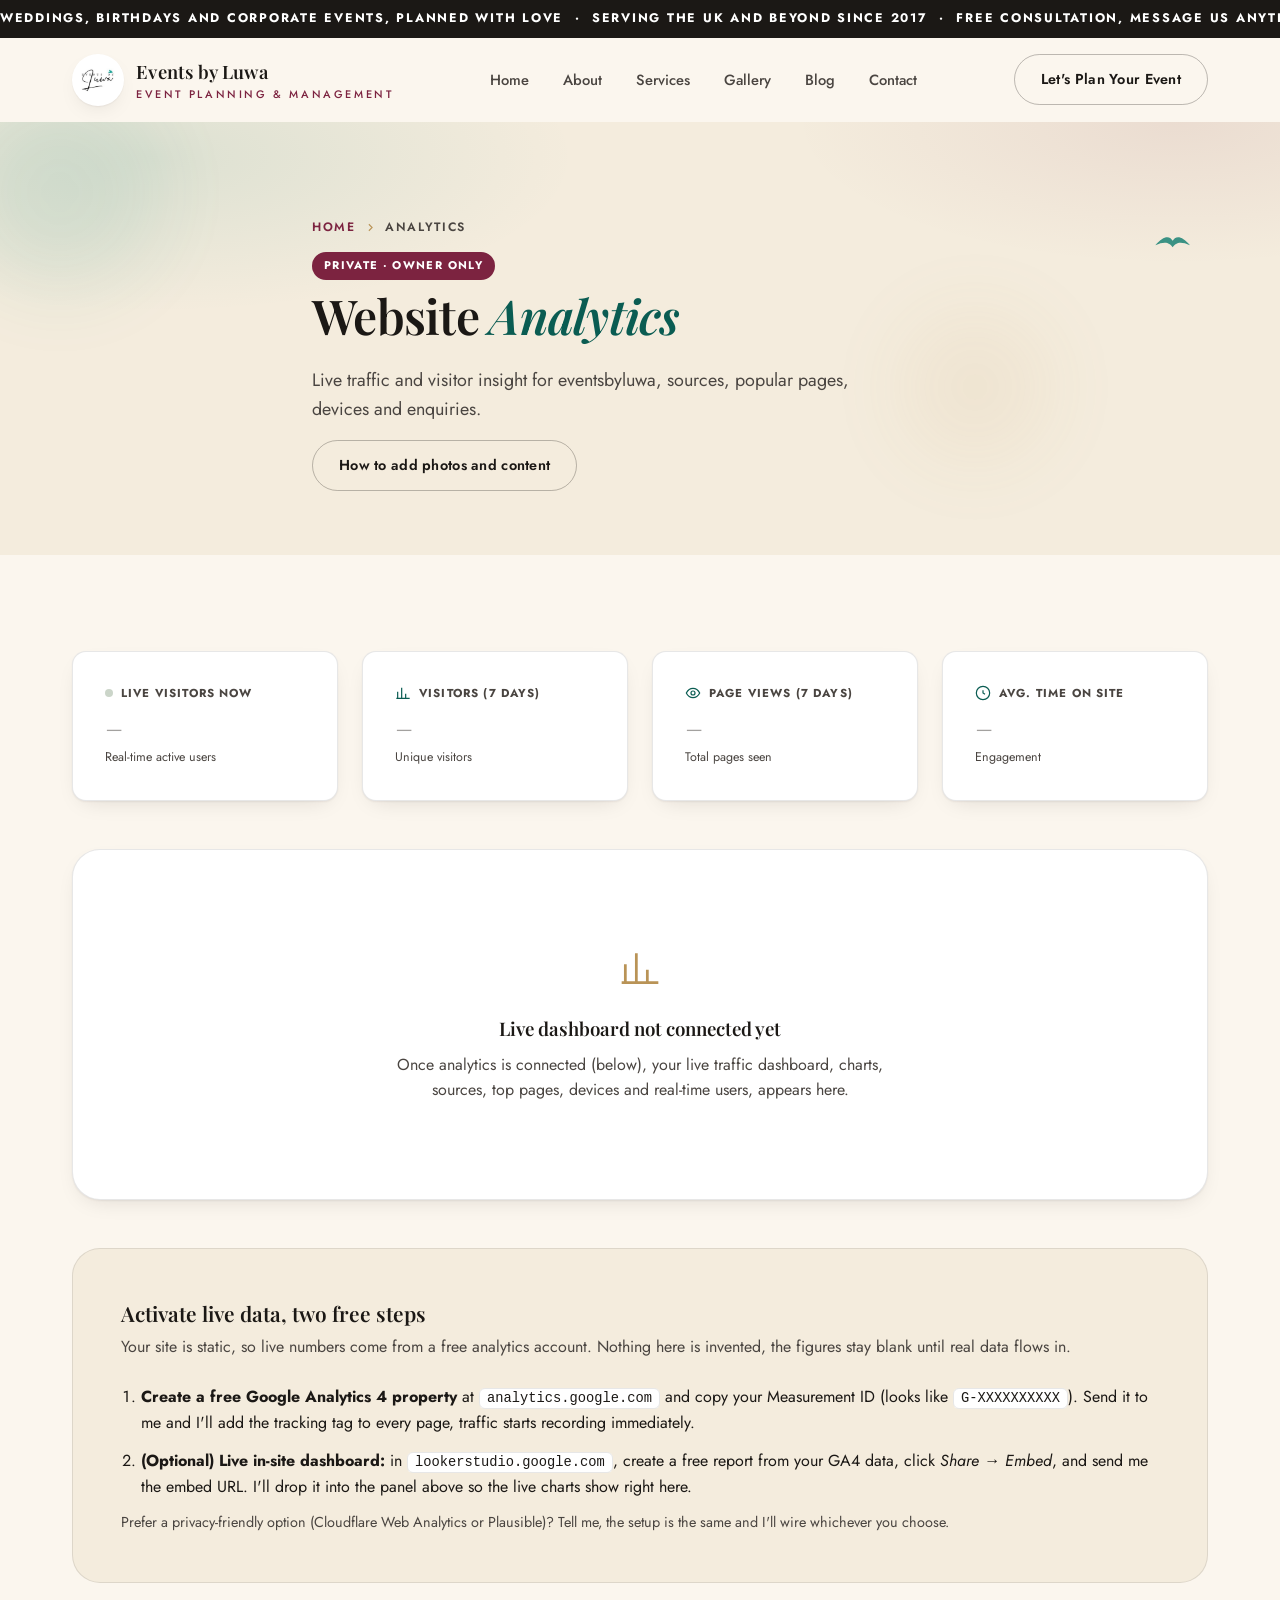
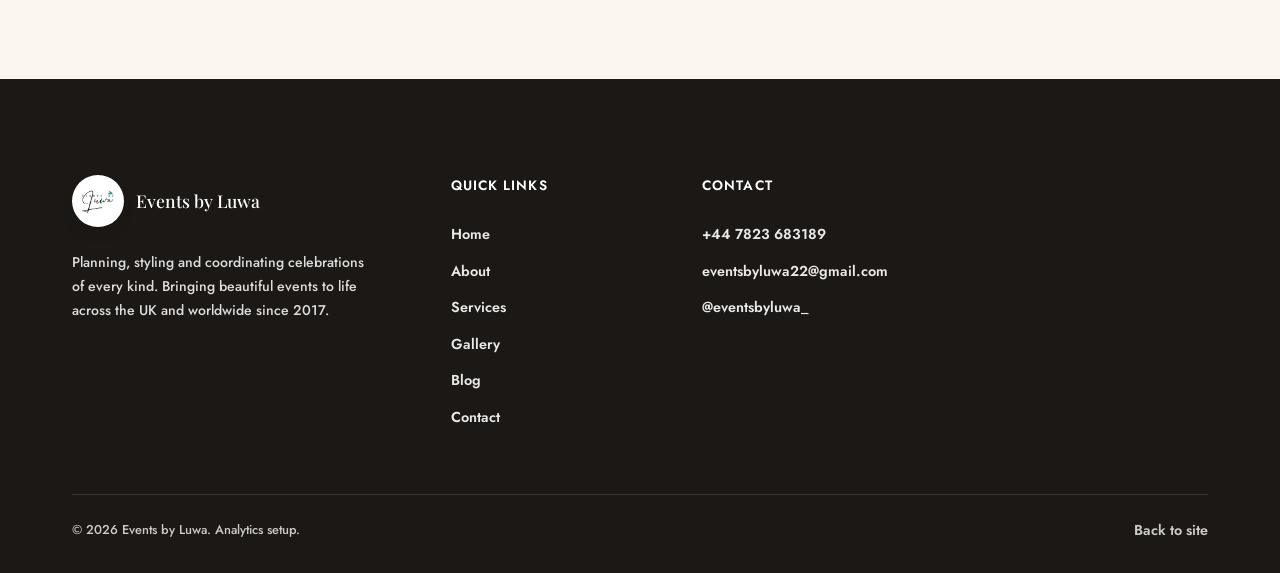
<file: analytics.html>
<!DOCTYPE html>
<html lang="en">
<head>
<meta charset="UTF-8">
<meta name="viewport" content="width=device-width, initial-scale=1.0">
<meta name="color-scheme" content="light">
<meta name="theme-color" content="#FBF6EE">
<title>Analytics, Events by Luwa </title>
<meta name="description" content="Analytics setup page for Events by Luwa.">
<meta name="robots" content="noindex, nofollow">
<link rel="icon" href="brand/logo.png">
<link rel="apple-touch-icon" href="brand/logo.png">
<link rel="manifest" href="manifest.json">
<!-- ANALYTICS: GA4/analytics tag goes here once a Measurement ID is provided -->
<link rel="preconnect" href="https://fonts.googleapis.com">
<link rel="preconnect" href="https://fonts.gstatic.com" crossorigin>
<link href="https://fonts.googleapis.com/css2?family=Playfair+Display:ital,wght@0,500;0,600;0,700;1,500&family=Jost:wght@300;400;500;600;700&family=Mrs+Saint+Delafield&display=swap" rel="stylesheet">
<link rel="stylesheet" href="assets/styles.css?v=delivery-2">
<style>
  .admin-tag{display:inline-flex;align-items:center;gap:8px;background:var(--wine);color:#fff;font-size:.7rem;font-weight:700;letter-spacing:.12em;text-transform:uppercase;padding:5px 12px;border-radius:999px;}
  .metric-grid{display:grid;grid-template-columns:repeat(4,1fr);gap:var(--sp-3);margin-bottom:var(--sp-5);}
  @media(max-width:900px){ .metric-grid{grid-template-columns:repeat(2,1fr);} }
  @media(max-width:520px){ .metric-grid{grid-template-columns:1fr;} }
  .metric{background:var(--white);border:1px solid var(--line);border-radius:var(--radius-m);padding:var(--sp-4);box-shadow:var(--shadow-1);}
  .metric .label{display:flex;align-items:center;gap:8px;font-size:.72rem;letter-spacing:.1em;text-transform:uppercase;color:var(--ink-soft);font-weight:700;}
  .metric .label svg{width:16px;height:16px;color:var(--teal-deep);}
  .metric .value{font-family:'Playfair Display',serif;font-size:2rem;color:var(--ink);margin-top:8px;line-height:1;}
  .metric .value.pending{color:var(--ink-soft);opacity:.5;}
  .metric .hint{font-size:.78rem;color:var(--ink-soft);margin-top:6px;}
  .live-dot{width:8px;height:8px;border-radius:50%;background:#cbd5c9;display:inline-block;}
  .dash-embed{background:var(--white);border:1px solid var(--line);border-radius:var(--radius-l);box-shadow:var(--shadow-1);overflow:hidden;margin-bottom:var(--sp-5);}
  .dash-embed iframe{width:100%;height:640px;border:0;display:block;}
  .dash-embed .ph{padding:var(--sp-7) var(--sp-4);text-align:center;color:var(--ink-soft);}
  .dash-embed .ph svg{width:44px;height:44px;color:var(--gold);margin:0 auto var(--sp-3);display:block;}
  .setup{background:var(--surface);border:1px solid var(--line);border-radius:var(--radius-l);padding:var(--sp-5);}
  .setup ol{margin:var(--sp-3) 0 0;padding-left:20px;color:var(--ink);}
  .setup li{margin-bottom:12px;line-height:1.6;}
  .setup code{background:#fff;border:1px solid var(--line);border-radius:6px;padding:2px 7px;font-size:.86rem;}
</style>
</head>
<body style="background-color:#FBF6EE !important;">
<script>document.body.classList.add('pre-load');</script>
<a class="skip-link" href="#main">Skip to content</a>
<div class="scroll-progress" id="scrollProgress" aria-hidden="true"></div>
<div id="loader" aria-hidden="true">
  <img src="brand/logo.png" width="249" height="190" alt="Events by Luwa">
  <div class="thread"><i></i></div>
</div>

<div class="announce"><div class="announce-track"><span class="announce-item">Weddings, birthdays and corporate events, planned with love &nbsp;·&nbsp; Serving the UK and beyond since 2017 &nbsp;·&nbsp; Free consultation, message us anytime &nbsp;·&nbsp;</span><span class="announce-item" aria-hidden="true">Weddings, birthdays and corporate events, planned with love &nbsp;·&nbsp; Serving the UK and beyond since 2017 &nbsp;·&nbsp; Free consultation, message us anytime &nbsp;·&nbsp;</span></div></div>

<header class="nav" id="siteNav">
  <div class="wrap nav-inner">
    <a href="index.html" class="brand" aria-label="Events by Luwa, home">
      <span class="brand-badge"><img src="brand/logo.png" width="249" height="190" alt="Events by Luwa logo"></span>
      <span class="brand-word">Events by Luwa<small>Event Planning &amp; Management</small></span>
    </a>
    <nav aria-label="Primary">
      <ul class="nav-links">
        <li><a href="index.html">Home</a></li>
        <li><a href="about.html">About</a></li>
        <li><a href="services.html">Services</a></li>
        <li><a href="gallery.html">Gallery</a></li>
        <li><a href="blog.html">Blog</a></li>
        <li><a href="contact.html">Contact</a></li>
      </ul>
    </nav>
    <div class="nav-cta">
      <a href="contact.html" class="btn btn-outline btn-outline-desktop">Let's Plan Your Event</a>
      <button class="menu-toggle" id="menuToggle" aria-label="Open menu" aria-expanded="false"><span></span></button>
    </div>
  </div>
</header>
<div class="mobile-panel" id="mobilePanel">
  <div class="mobile-panel-top">
    <span class="brand-word">Menu</span>
    <button class="mobile-close" id="mobileClose" aria-label="Close menu">&times;</button>
  </div>
  <a href="index.html">Home</a>
  <a href="about.html">About</a>
  <a href="services.html">Services</a>
  <a href="gallery.html">Gallery</a>
  <a href="blog.html">Blog</a>
  <a href="contact.html">Contact</a>
  <a href="contact.html" class="btn btn-primary" style="margin-top:24px;justify-content:center;">Let's Plan Your Event</a>
</div>

<main id="main">
  <section class="page-hero">
    <span class="orb orb-teal" aria-hidden="true"></span>
    <span class="orb orb-gold" aria-hidden="true"></span>
    <svg class="ph-bird" viewBox="0 0 24 24" fill="currentColor" aria-hidden="true"><path d="M2 13c3-3.4 5.3-4.4 7-3.2.4.3.7.7 1 1.2.3-.5.6-.9 1-1.2 1.7-1.2 4-.2 7 3.2-2.4-1.1-4.2-1.4-5.5-1-1 .3-1.8 1-2.5 2-.7-1-1.5-1.7-2.5-2-1.3-.4-3.1-.1-5.5 1Z"/></svg>
    <div class="wrap page-hero-inner">
      <div class="breadcrumb"><a href="index.html">Home</a> <svg viewBox="0 0 24 24" fill="none" stroke="currentColor" stroke-width="2"><path d="M9 6l6 6-6 6"/></svg> <span>Analytics</span></div>
      <span class="admin-tag" style="margin-bottom:10px;">Private · Owner only</span>
      <h1>Website <em>Analytics</em></h1>
      <p class="lead">Live traffic and visitor insight for eventsbyluwa, sources, popular pages, devices and enquiries.</p>
      <p style="margin-top:16px;"><a href="owner-guide.html" class="btn btn-outline">How to add photos and content</a></p>
    </div>
  </section>

  <section class="section">
    <div class="wrap">
      <div class="metric-grid">
        <div class="metric">
          <div class="label"><span class="live-dot" id="liveDot"></span> Live visitors now</div>
          <div class="value pending" id="mLive">&#8211;</div>
          <div class="hint">Real-time active users</div>
        </div>
        <div class="metric">
          <div class="label"><svg viewBox="0 0 24 24" fill="none" stroke="currentColor" stroke-width="1.8"><path d="M4 20V10M10 20V4M16 20v-7M22 20H2"/></svg> Visitors (7 days)</div>
          <div class="value pending" id="mVisitors">&#8211;</div>
          <div class="hint">Unique visitors</div>
        </div>
        <div class="metric">
          <div class="label"><svg viewBox="0 0 24 24" fill="none" stroke="currentColor" stroke-width="1.8"><path d="M2 12s3.5-7 10-7 10 7 10 7-3.5 7-10 7-10-7-10-7Z"/><circle cx="12" cy="12" r="3"/></svg> Page views (7 days)</div>
          <div class="value pending" id="mViews">&#8211;</div>
          <div class="hint">Total pages seen</div>
        </div>
        <div class="metric">
          <div class="label"><svg viewBox="0 0 24 24" fill="none" stroke="currentColor" stroke-width="1.8"><path d="M12 2a10 10 0 1 0 0 20 10 10 0 0 0 0-20Zm0 6v4l3 2"/></svg> Avg. time on site</div>
          <div class="value pending" id="mTime">&#8211;</div>
          <div class="hint">Engagement</div>
        </div>
      </div>

      <div class="dash-embed">
        <!-- When you provide a Looker Studio (Google) embed URL, replace the block below with:
             <iframe src="YOUR_LOOKER_STUDIO_EMBED_URL" title="Events by Luwa analytics"></iframe> -->
        <div class="ph" id="dashPh">
          <svg viewBox="0 0 24 24" fill="none" stroke="currentColor" stroke-width="1.5"><path d="M4 20V10M10 20V4M16 20v-7M22 20H2"/></svg>
          <h3 style="font-family:'Playfair Display',serif;margin-bottom:8px;">Live dashboard not connected yet</h3>
          <p style="max-width:52ch;margin:0 auto;">Once analytics is connected (below), your live traffic dashboard, charts, sources, top pages, devices and real-time users, appears here.</p>
        </div>
      </div>

      <div class="setup">
        <h3 style="font-family:'Playfair Display',serif;font-size:1.3rem;margin-bottom:4px;">Activate live data, two free steps</h3>
        <p style="color:var(--ink-soft);">Your site is static, so live numbers come from a free analytics account. Nothing here is invented, the figures stay blank until real data flows in.</p>
        <ol>
          <li><strong>Create a free Google Analytics 4 property</strong> at <code>analytics.google.com</code> and copy your Measurement ID (looks like <code>G-XXXXXXXXXX</code>). Send it to me and I'll add the tracking tag to every page, traffic starts recording immediately.</li>
          <li><strong>(Optional) Live in-site dashboard:</strong> in <code>lookerstudio.google.com</code>, create a free report from your GA4 data, click <em>Share → Embed</em>, and send me the embed URL. I'll drop it into the panel above so the live charts show right here.</li>
        </ol>
        <p style="color:var(--ink-soft);margin-top:8px;font-size:.9rem;">Prefer a privacy-friendly option (Cloudflare Web Analytics or Plausible)? Tell me, the setup is the same and I'll wire whichever you choose.</p>
      </div>
    </div>
  </section>
</main>

<footer class="footer">
  <div class="wrap">
    <div class="footer-grid">
      <div>
        <div class="footer-brand">
          <span class="brand-badge"><img src="brand/logo.png" width="249" height="190" alt="Events by Luwa logo"></span>
          <span class="footer-brand-word">Events by Luwa</span>
        </div>
        <p class="desc">Planning, styling and coordinating celebrations of every kind. Bringing beautiful events to life across the UK and worldwide since 2017.</p>
      </div>
      <div>
        <h4>Quick Links</h4>
        <ul>
          <li><a href="index.html">Home</a></li>
          <li><a href="about.html">About</a></li>
          <li><a href="services.html">Services</a></li>
          <li><a href="gallery.html">Gallery</a></li>
          <li><a href="blog.html">Blog</a></li>
          <li><a href="contact.html">Contact</a></li>
        </ul>
      </div>
      <div>
        <h4>Contact</h4>
        <ul>
          <li><a href="https://wa.me/447823683189" target="_blank" rel="noopener">+44 7823 683189</a></li>
          <li><a href="mailto:eventsbyluwa22@gmail.com">eventsbyluwa22@gmail.com</a></li>
          <li><a href="https://instagram.com/eventsbyluwa_" target="_blank" rel="noopener">@eventsbyluwa_</a></li>
        </ul>
      </div>
    </div>
    <div class="footer-bottom">
      <span>&copy; <span id="yr"></span> Events by Luwa. Analytics setup.</span>
      <span><a href="index.html">Back to site</a></span>
    </div>
  </div>
</footer>

<button class="back-top" id="backTop" aria-label="Back to top">
  <svg viewBox="0 0 24 24" fill="none" stroke="currentColor" stroke-width="2"><path d="M12 19V5M5 12l7-7 7 7"/></svg>
</button>

<script src="assets/contact.js?v=delivery-2" defer></script>
<script src="assets/app.js?v=delivery-2" defer></script>
</body>
</html>
</file>
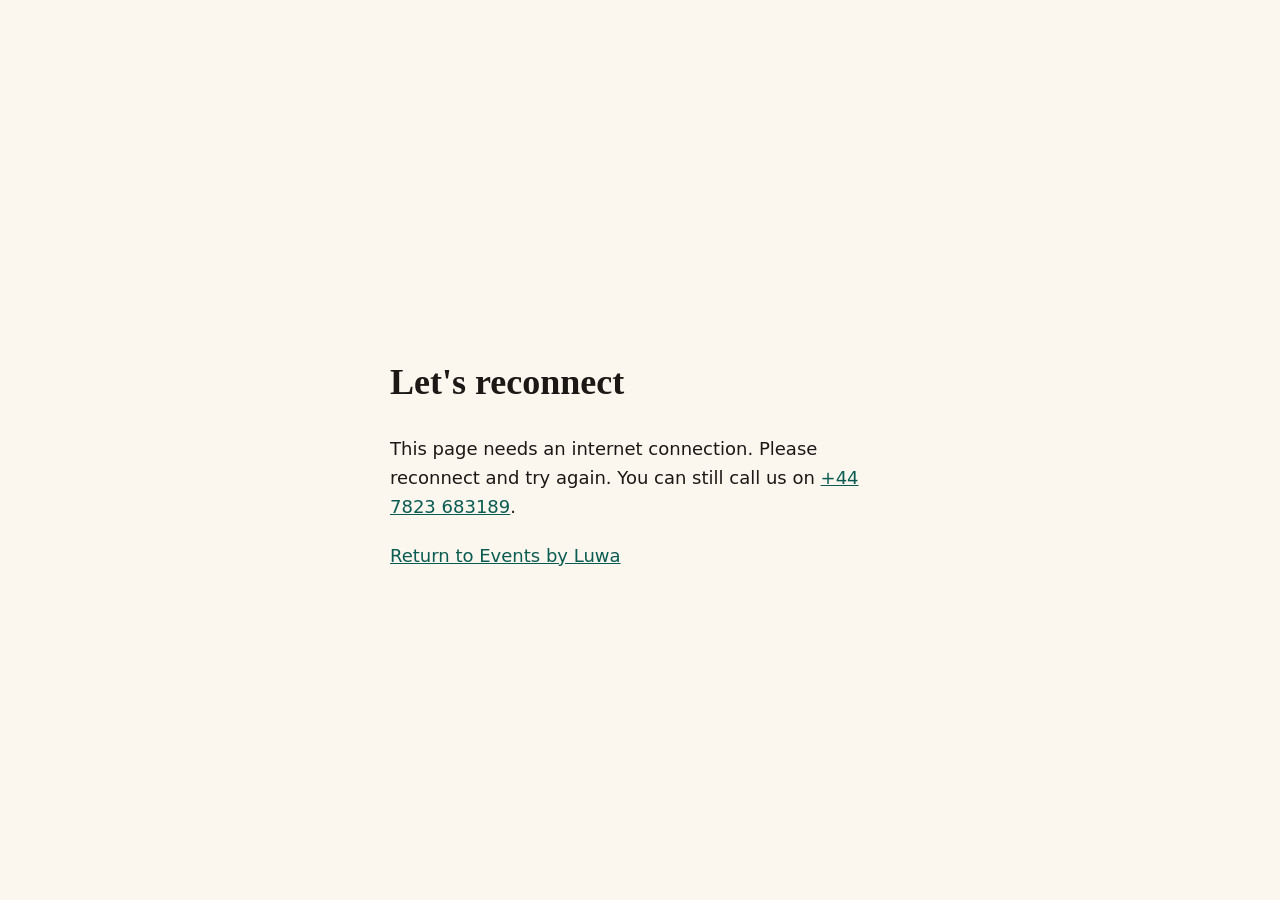
<file: offline.html>
<!DOCTYPE html>
<html lang="en">
<head>
<meta charset="utf-8"><meta name="viewport" content="width=device-width,initial-scale=1">
<meta name="robots" content="noindex"><title>You're offline | Events by Luwa</title>
<style>body{margin:0;background:#FBF6EE;color:#1B1815;font:18px/1.6 system-ui,sans-serif;min-height:100vh;display:grid;place-items:center}main{max-width:500px;padding:32px}h1{font-family:Georgia,serif}a{color:#0A5C52}p{margin:20px 0}</style>
</head>
<body><main><h1>Let's reconnect</h1><p>This page needs an internet connection. Please reconnect and try again. You can still call us on <a href="tel:+447823683189">+44 7823 683189</a>.</p><a href="https://eventsbyluwa.com/">Return to Events by Luwa</a></main></body>
</html>
</file>
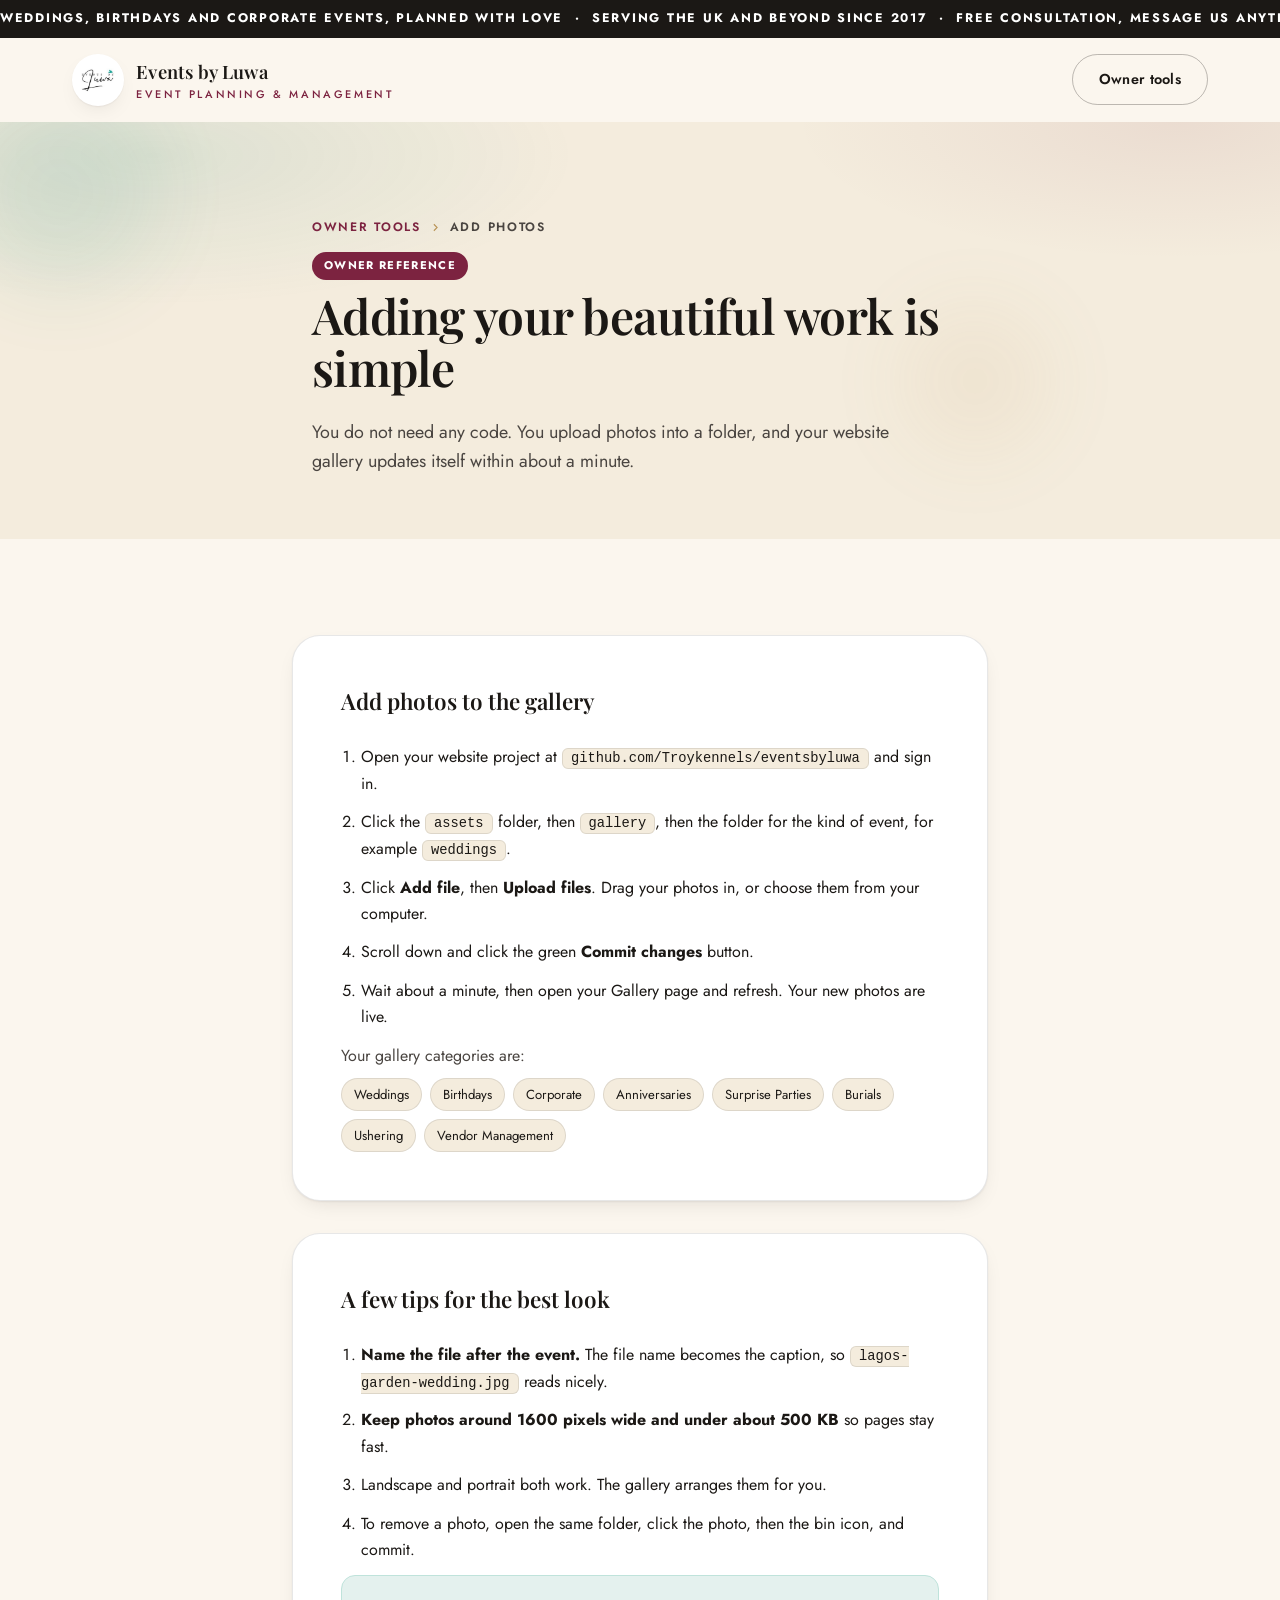
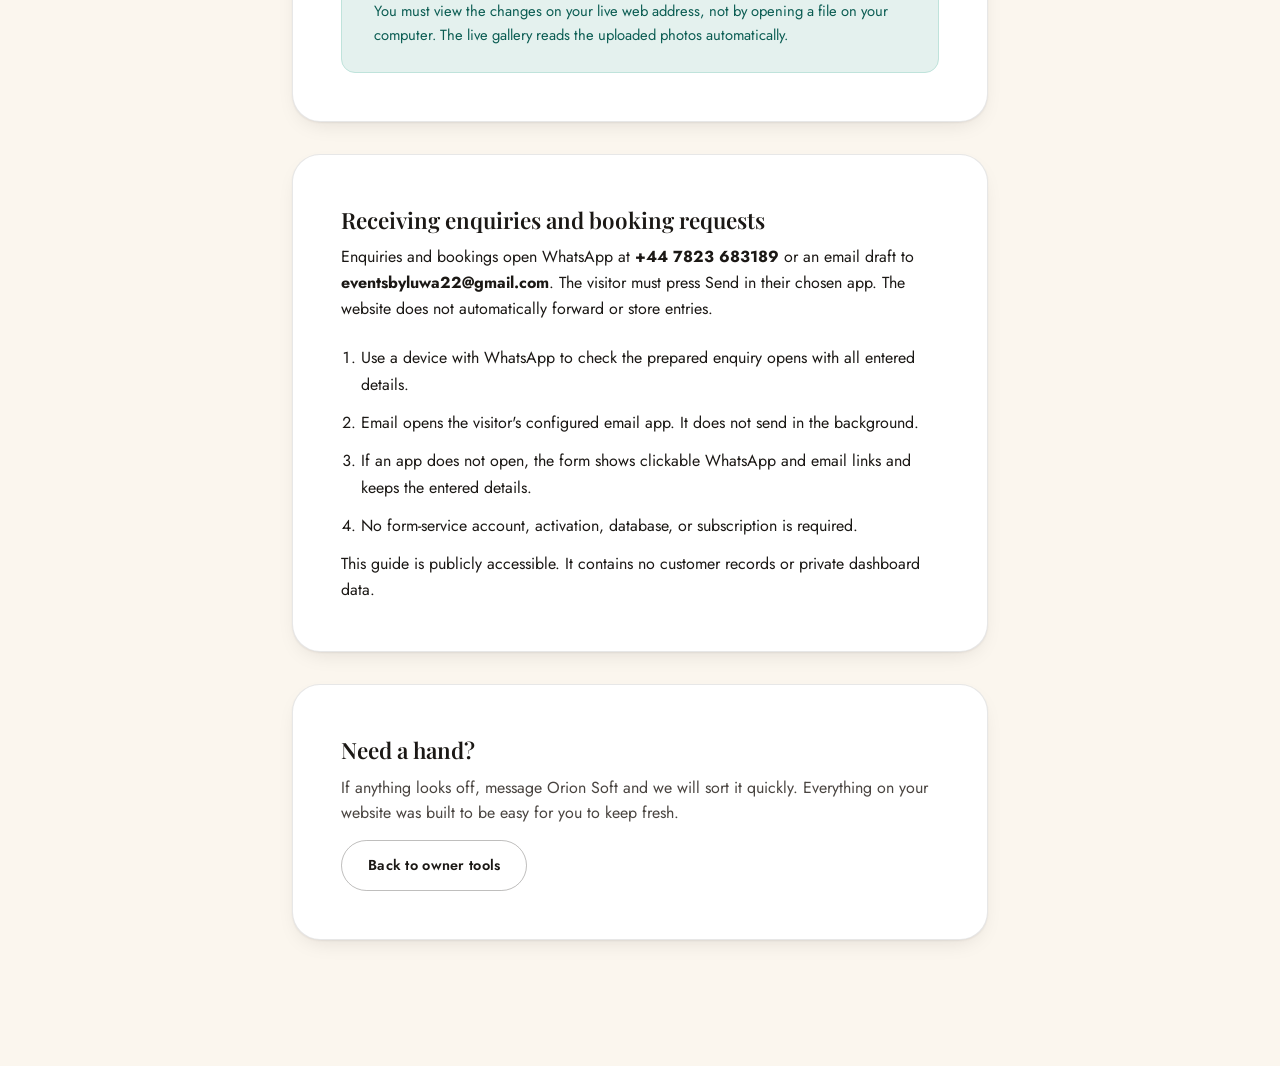
<file: owner-guide.html>
<!DOCTYPE html>
<html lang="en">
<head>
<meta charset="UTF-8">
<meta name="viewport" content="width=device-width, initial-scale=1.0">
<meta name="color-scheme" content="light">
<meta name="theme-color" content="#FBF6EE">
<title>How to Add Photos - Events by Luwa </title>
<meta name="description" content="Owner guide for Events by Luwa.">
<meta name="robots" content="noindex, nofollow">
<link rel="icon" href="brand/logo.png">
<link rel="apple-touch-icon" href="brand/logo.png">
<link rel="manifest" href="manifest.json">
<link rel="preconnect" href="https://fonts.googleapis.com">
<link rel="preconnect" href="https://fonts.gstatic.com" crossorigin>
<link href="https://fonts.googleapis.com/css2?family=Playfair+Display:ital,wght@0,500;0,600;0,700;1,500&family=Jost:wght@300;400;500;600;700&family=Mrs+Saint+Delafield&display=swap" rel="stylesheet">
<link rel="stylesheet" href="assets/styles.css?v=delivery-2">
<style>
  .admin-tag{display:inline-flex;align-items:center;gap:8px;background:var(--wine);color:#fff;font-size:.7rem;font-weight:700;letter-spacing:.12em;text-transform:uppercase;padding:5px 12px;border-radius:999px;}
  .guide{max-width:760px;}
  .guide-card{background:var(--white);border:1px solid var(--line);border-radius:var(--radius-l);box-shadow:var(--shadow-1);padding:var(--sp-5);margin-bottom:var(--sp-4);}
  .guide-card h3{font-family:'Playfair Display',serif;font-size:1.4rem;margin-bottom:6px;}
  .guide-card ol{margin:var(--sp-3) 0 0;padding-left:20px;}
  .guide-card li{margin-bottom:12px;line-height:1.65;color:var(--ink);}
  .guide-card code{background:var(--surface);border:1px solid var(--line);border-radius:6px;padding:2px 8px;font-size:.86rem;}
  .tip{background:var(--teal-pale);border:1px solid #bfe3db;border-radius:var(--radius-m);padding:var(--sp-3) var(--sp-4);color:var(--teal-deep);font-size:.92rem;}
  .cats{display:flex;flex-wrap:wrap;gap:8px;margin-top:10px;}
  .cats span{background:var(--surface);border:1px solid var(--line);border-radius:999px;padding:5px 12px;font-size:.82rem;}
</style>
</head>
<body style="background-color:#FBF6EE !important;">
<script>document.body.classList.add('pre-load');</script>
<a class="skip-link" href="#main">Skip to content</a>
<div class="scroll-progress" id="scrollProgress" aria-hidden="true"></div>

<div class="announce"><div class="announce-track"><span class="announce-item">Weddings, birthdays and corporate events, planned with love &nbsp;·&nbsp; Serving the UK and beyond since 2017 &nbsp;·&nbsp; Free consultation, message us anytime &nbsp;·&nbsp;</span><span class="announce-item" aria-hidden="true">Weddings, birthdays and corporate events, planned with love &nbsp;·&nbsp; Serving the UK and beyond since 2017 &nbsp;·&nbsp; Free consultation, message us anytime &nbsp;·&nbsp;</span></div></div>

<header class="nav" id="siteNav">
  <div class="wrap nav-inner">
    <a href="index.html" class="brand" aria-label="Events by Luwa, home">
      <span class="brand-badge"><img src="brand/logo.png" width="249" height="190" alt="Events by Luwa logo"></span>
      <span class="brand-word">Events by Luwa<small>Event Planning &amp; Management</small></span>
    </a>
    <div class="nav-cta">
      <a href="analytics.html" class="btn btn-outline btn-outline-desktop">Owner tools</a>
      <button class="menu-toggle" id="menuToggle" aria-label="Open menu" aria-expanded="false"><span></span></button>
    </div>
  </div>
</header>
<div class="mobile-panel" id="mobilePanel">
  <div class="mobile-panel-top"><span class="brand-word">Menu</span><button class="mobile-close" id="mobileClose" aria-label="Close menu">&times;</button></div>
  <a href="index.html">View website</a>
  <a href="analytics.html">Analytics</a>
  <a href="gallery.html">Gallery</a>
</div>

<main id="main">
  <section class="page-hero">
    <span class="orb orb-teal" aria-hidden="true"></span>
    <span class="orb orb-gold" aria-hidden="true"></span>
    <div class="wrap page-hero-inner">
      <div class="breadcrumb"><a href="analytics.html">Owner tools</a> <svg viewBox="0 0 24 24" fill="none" stroke="currentColor" stroke-width="2"><path d="M9 6l6 6-6 6"/></svg> <span>Add photos</span></div>
      <span class="admin-tag" style="margin-bottom:10px;">Owner reference</span>
      <h1>Adding your beautiful work is simple</h1>
      <p class="lead">You do not need any code. You upload photos into a folder, and your website gallery updates itself within about a minute.</p>
    </div>
  </section>

  <section class="section">
    <div class="wrap guide">

      <div class="guide-card">
        <h3>Add photos to the gallery</h3>
        <ol>
          <li>Open your website project at <code>github.com/Troykennels/eventsbyluwa</code> and sign in.</li>
          <li>Click the <code>assets</code> folder, then <code>gallery</code>, then the folder for the kind of event, for example <code>weddings</code>.</li>
          <li>Click <strong>Add file</strong>, then <strong>Upload files</strong>. Drag your photos in, or choose them from your computer.</li>
          <li>Scroll down and click the green <strong>Commit changes</strong> button.</li>
          <li>Wait about a minute, then open your <a href="gallery.html">Gallery page</a> and refresh. Your new photos are live.</li>
        </ol>
        <p style="margin-top:8px;color:var(--ink-soft);">Your gallery categories are:</p>
        <div class="cats">
          <span>Weddings</span><span>Birthdays</span><span>Corporate</span><span>Anniversaries</span><span>Surprise Parties</span><span>Burials</span><span>Ushering</span><span>Vendor Management</span>
        </div>
      </div>

      <div class="guide-card">
        <h3>A few tips for the best look</h3>
        <ol>
          <li><strong>Name the file after the event.</strong> The file name becomes the caption, so <code>lagos-garden-wedding.jpg</code> reads nicely.</li>
          <li><strong>Keep photos around 1600 pixels wide and under about 500 KB</strong> so pages stay fast.</li>
          <li>Landscape and portrait both work. The gallery arranges them for you.</li>
          <li>To remove a photo, open the same folder, click the photo, then the bin icon, and commit.</li>
        </ol>
        <div class="tip">You must view the changes on your live web address, not by opening a file on your computer. The live gallery reads the uploaded photos automatically.</div>
      </div>

      <div class="guide-card">
        <h3>Receiving enquiries and booking requests</h3>
        <p>Enquiries and bookings open WhatsApp at <strong>+44 7823 683189</strong> or an email draft to <strong>eventsbyluwa22@gmail.com</strong>. The visitor must press Send in their chosen app. The website does not automatically forward or store entries.</p>
        <ol><li>Use a device with WhatsApp to check the prepared enquiry opens with all entered details.</li><li>Email opens the visitor's configured email app. It does not send in the background.</li><li>If an app does not open, the form shows clickable WhatsApp and email links and keeps the entered details.</li><li>No form-service account, activation, database, or subscription is required.</li></ol>
        <p>This guide is publicly accessible. It contains no customer records or private dashboard data.</p>
      </div>
      <div class="guide-card">
        <h3>Need a hand?</h3>
        <p style="color:var(--ink-soft);">If anything looks off, message Orion Soft and we will sort it quickly. Everything on your website was built to be easy for you to keep fresh.</p>
        <p style="margin-top:14px;"><a href="analytics.html" class="btn btn-outline">Back to owner tools</a></p>
      </div>

    </div>
  </section>
</main>

<button class="back-top" id="backTop" aria-label="Back to top">
  <svg viewBox="0 0 24 24" fill="none" stroke="currentColor" stroke-width="2"><path d="M12 19V5M5 12l7-7 7 7"/></svg>
</button>
<script src="assets/contact.js?v=delivery-2" defer></script>
<script src="assets/app.js?v=delivery-2" defer></script>
</body>
</html>
</file>
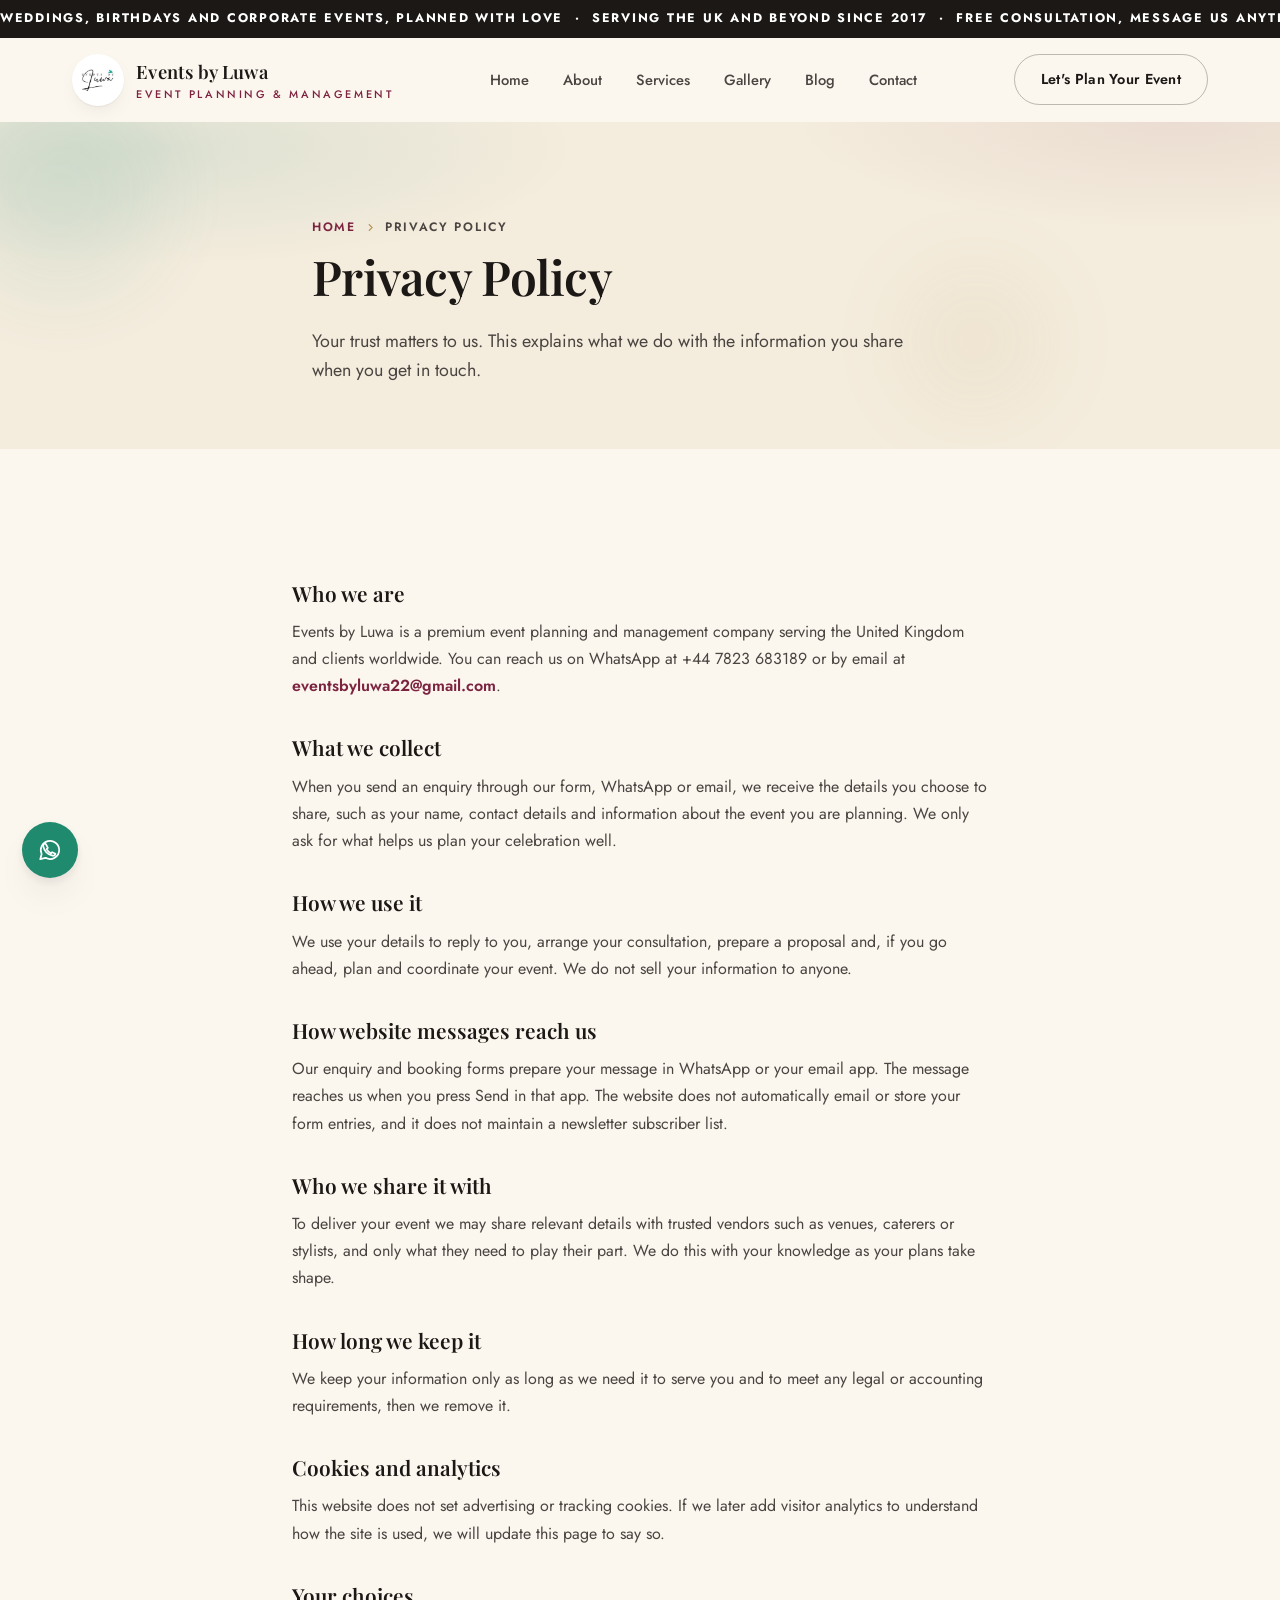
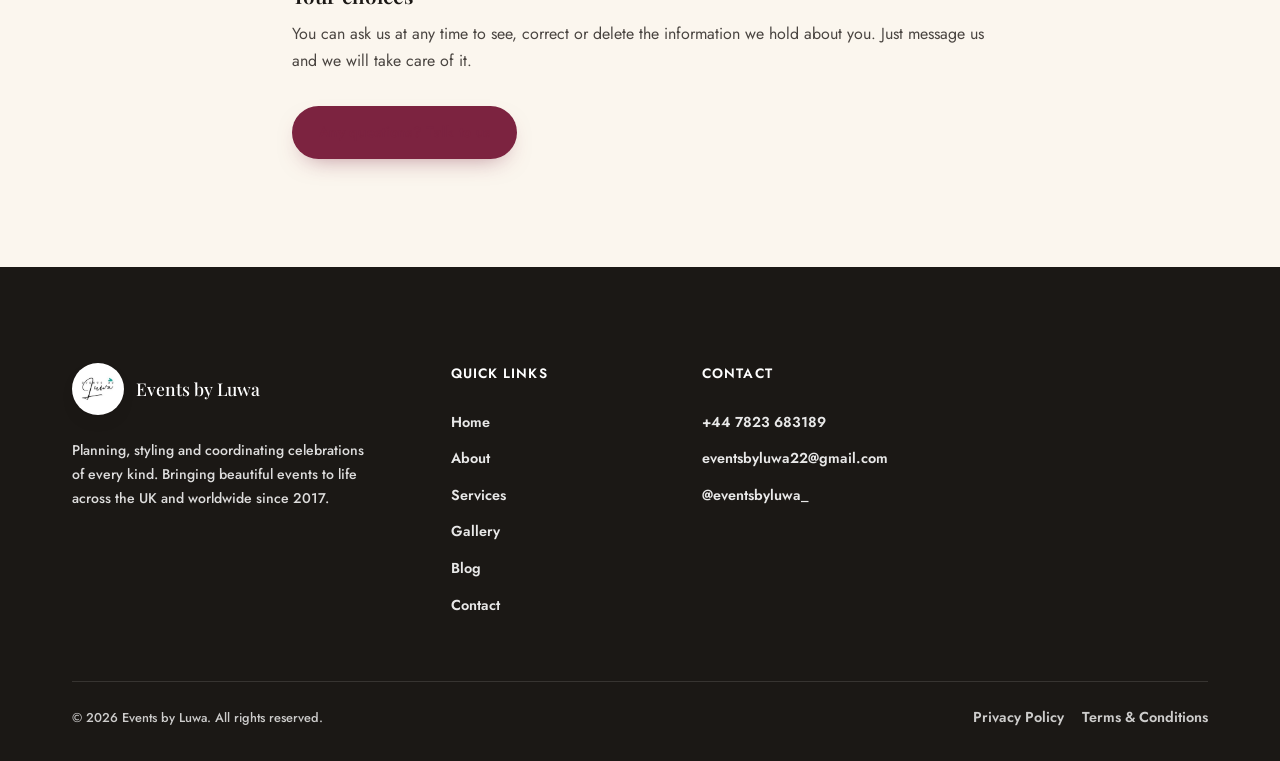
<file: privacy.html>
<!DOCTYPE html>
<html lang="en">
<head>
<meta charset="UTF-8">
<meta name="viewport" content="width=device-width, initial-scale=1.0">
<meta name="color-scheme" content="light">
<meta name="theme-color" content="#FBF6EE">
<title>Privacy Policy, Events by Luwa</title>
<meta name="description" content="How Events by Luwa handles the information you share when you enquire about planning your event.">
<link rel="icon" href="brand/logo.png">
<link rel="apple-touch-icon" href="brand/logo.png">
<link rel="manifest" href="manifest.json">
<link rel="canonical" href="https://eventsbyluwa.com/privacy.html">
<link rel="preload" as="image" href="brand/logo.png">
<link rel="preconnect" href="https://fonts.googleapis.com">
<link rel="preconnect" href="https://fonts.gstatic.com" crossorigin>
<link href="https://fonts.googleapis.com/css2?family=Playfair+Display:ital,wght@0,500;0,600;0,700;1,500&family=Jost:wght@300;400;500;600;700&family=Mrs+Saint+Delafield&display=swap" rel="stylesheet">
<link rel="stylesheet" href="assets/styles.css?v=delivery-2">
<style>.legal{max-width:760px;}.legal h3{font-family:'Playfair Display',serif;font-size:1.3rem;margin:var(--sp-4) 0 8px;}.legal p{color:var(--ink-soft);margin-bottom:12px;line-height:1.7;}.legal ul{color:var(--ink-soft);line-height:1.7;padding-left:20px;}.legal a{color:var(--wine);font-weight:600;}</style>
</head>
<body style="background-color:#FBF6EE !important;">
<script>document.body.classList.add('pre-load');</script>
<a class="skip-link" href="#main">Skip to content</a>
<div class="scroll-progress" id="scrollProgress" aria-hidden="true"></div>

<div class="announce"><div class="announce-track"><span class="announce-item">Weddings, birthdays and corporate events, planned with love &nbsp;·&nbsp; Serving the UK and beyond since 2017 &nbsp;·&nbsp; Free consultation, message us anytime &nbsp;·&nbsp;</span><span class="announce-item" aria-hidden="true">Weddings, birthdays and corporate events, planned with love &nbsp;·&nbsp; Serving the UK and beyond since 2017 &nbsp;·&nbsp; Free consultation, message us anytime &nbsp;·&nbsp;</span></div></div>

<header class="nav" id="siteNav">
  <div class="wrap nav-inner">
    <a href="index.html" class="brand" aria-label="Events by Luwa, home">
      <span class="brand-badge"><img src="brand/logo.png" width="249" height="190" alt="Events by Luwa logo"></span>
      <span class="brand-word">Events by Luwa<small>Event Planning &amp; Management</small></span>
    </a>
    <nav aria-label="Primary"><ul class="nav-links">
      <li><a href="index.html">Home</a></li><li><a href="about.html">About</a></li><li><a href="services.html">Services</a></li><li><a href="gallery.html">Gallery</a></li><li><a href="blog.html">Blog</a></li><li><a href="contact.html">Contact</a></li>
    </ul></nav>
    <div class="nav-cta"><a href="contact.html" class="btn btn-outline btn-outline-desktop">Let's Plan Your Event</a>
    <button class="menu-toggle" id="menuToggle" aria-label="Open menu" aria-expanded="false"><span></span></button></div>
  </div>
</header>
<div class="mobile-panel" id="mobilePanel">
  <div class="mobile-panel-top"><span class="brand-word">Menu</span><button class="mobile-close" id="mobileClose" aria-label="Close menu">&times;</button></div>
  <a href="index.html">Home</a><a href="about.html">About</a><a href="services.html">Services</a><a href="gallery.html">Gallery</a><a href="blog.html">Blog</a><a href="contact.html">Contact</a>
  <a href="contact.html" class="btn btn-primary" style="margin-top:24px;justify-content:center;">Let's Plan Your Event</a>
</div>

<main id="main">
  <section class="page-hero">
    <span class="orb orb-teal" aria-hidden="true"></span><span class="orb orb-gold" aria-hidden="true"></span>
    <div class="wrap page-hero-inner">
      <div class="breadcrumb"><a href="index.html">Home</a> <svg viewBox="0 0 24 24" fill="none" stroke="currentColor" stroke-width="2"><path d="M9 6l6 6-6 6"/></svg> <span>Privacy Policy</span></div>
      <h1>Privacy Policy</h1>
      <p class="lead">Your trust matters to us. This explains what we do with the information you share when you get in touch.</p>
    </div>
  </section>
  <section class="section"><div class="wrap legal">
    <h3>Who we are</h3>
    <p>Events by Luwa is a premium event planning and management company serving the United Kingdom and clients worldwide. You can reach us on WhatsApp at +44 7823 683189 or by email at <a href="mailto:eventsbyluwa22@gmail.com">eventsbyluwa22@gmail.com</a>.</p>
    <h3>What we collect</h3>
    <p>When you send an enquiry through our form, WhatsApp or email, we receive the details you choose to share, such as your name, contact details and information about the event you are planning. We only ask for what helps us plan your celebration well.</p>
    <h3>How we use it</h3>
    <p>We use your details to reply to you, arrange your consultation, prepare a proposal and, if you go ahead, plan and coordinate your event. We do not sell your information to anyone.</p>
    <h3>How website messages reach us</h3>
    <p>Our enquiry and booking forms prepare your message in WhatsApp or your email app. The message reaches us when you press Send in that app. The website does not automatically email or store your form entries, and it does not maintain a newsletter subscriber list.</p>
    <h3>Who we share it with</h3>
    <p>To deliver your event we may share relevant details with trusted vendors such as venues, caterers or stylists, and only what they need to play their part. We do this with your knowledge as your plans take shape.</p>
    <h3>How long we keep it</h3>
    <p>We keep your information only as long as we need it to serve you and to meet any legal or accounting requirements, then we remove it.</p>
    <h3>Cookies and analytics</h3>
    <p>This website does not set advertising or tracking cookies. If we later add visitor analytics to understand how the site is used, we will update this page to say so.</p>
    <h3>Your choices</h3>
    <p>You can ask us at any time to see, correct or delete the information we hold about you. Just message us and we will take care of it.</p>
    <p style="margin-top:var(--sp-4);"><a href="contact.html" class="btn btn-primary">Any questions? Talk to us</a></p>
  </div></section>
</main>

<footer class="footer"><div class="wrap">
  <div class="footer-grid">
    <div>
      <div class="footer-brand"><span class="brand-badge"><img src="brand/logo.png" width="249" height="190" alt="Events by Luwa logo"></span><span class="footer-brand-word">Events by Luwa</span></div>
      <p class="desc">Planning, styling and coordinating celebrations of every kind. Bringing beautiful events to life across the UK and worldwide since 2017.</p>
    </div>
    <div><h4>Quick Links</h4><ul><li><a href="index.html">Home</a></li><li><a href="about.html">About</a></li><li><a href="services.html">Services</a></li><li><a href="gallery.html">Gallery</a></li><li><a href="blog.html">Blog</a></li><li><a href="contact.html">Contact</a></li></ul></div>
    <div><h4>Contact</h4><ul><li><a href="https://wa.me/447823683189" target="_blank" rel="noopener">+44 7823 683189</a></li><li><a href="mailto:eventsbyluwa22@gmail.com">eventsbyluwa22@gmail.com</a></li><li><a href="https://instagram.com/eventsbyluwa_" target="_blank" rel="noopener">@eventsbyluwa_</a></li></ul></div>
  </div>
  <div class="footer-bottom"><span>&copy; <span id="yr"></span> Events by Luwa. All rights reserved.</span><span style="display:flex;gap:18px;"><a href="privacy.html">Privacy Policy</a><a href="terms.html">Terms &amp; Conditions</a></span></div>
</div></footer>

<a class="wa-float" href="https://wa.me/447823683189" target="_blank" rel="noopener" aria-label="Chat on WhatsApp"><svg viewBox="0 0 24 24" fill="none" stroke="currentColor" stroke-width="1.6" stroke-linecap="round" stroke-linejoin="round" aria-hidden="true"><path d="M20.5 11.7a8.5 8.5 0 0 1-12.6 7.5L3 20.5l1.3-4.8a8.5 8.5 0 1 1 16.2-4Z"/><path d="m8.5 7 1.5 3-1.1 1.1a9 9 0 0 0 4 4L14 14l3 1.5c-.3 1.4-1.4 2-2.7 1.7-4.2-.9-7.6-4.3-8.5-8.5C5.5 7.4 6.1 6.3 7.5 6Z"/></svg></a>
<button class="back-top" id="backTop" aria-label="Back to top"><svg viewBox="0 0 24 24" fill="none" stroke="currentColor" stroke-width="2"><path d="M12 19V5M5 12l7-7 7 7"/></svg></button>
<script src="assets/contact.js?v=delivery-2" defer></script>
<script src="assets/app.js?v=delivery-2" defer></script>
</body>
</html>
</file>
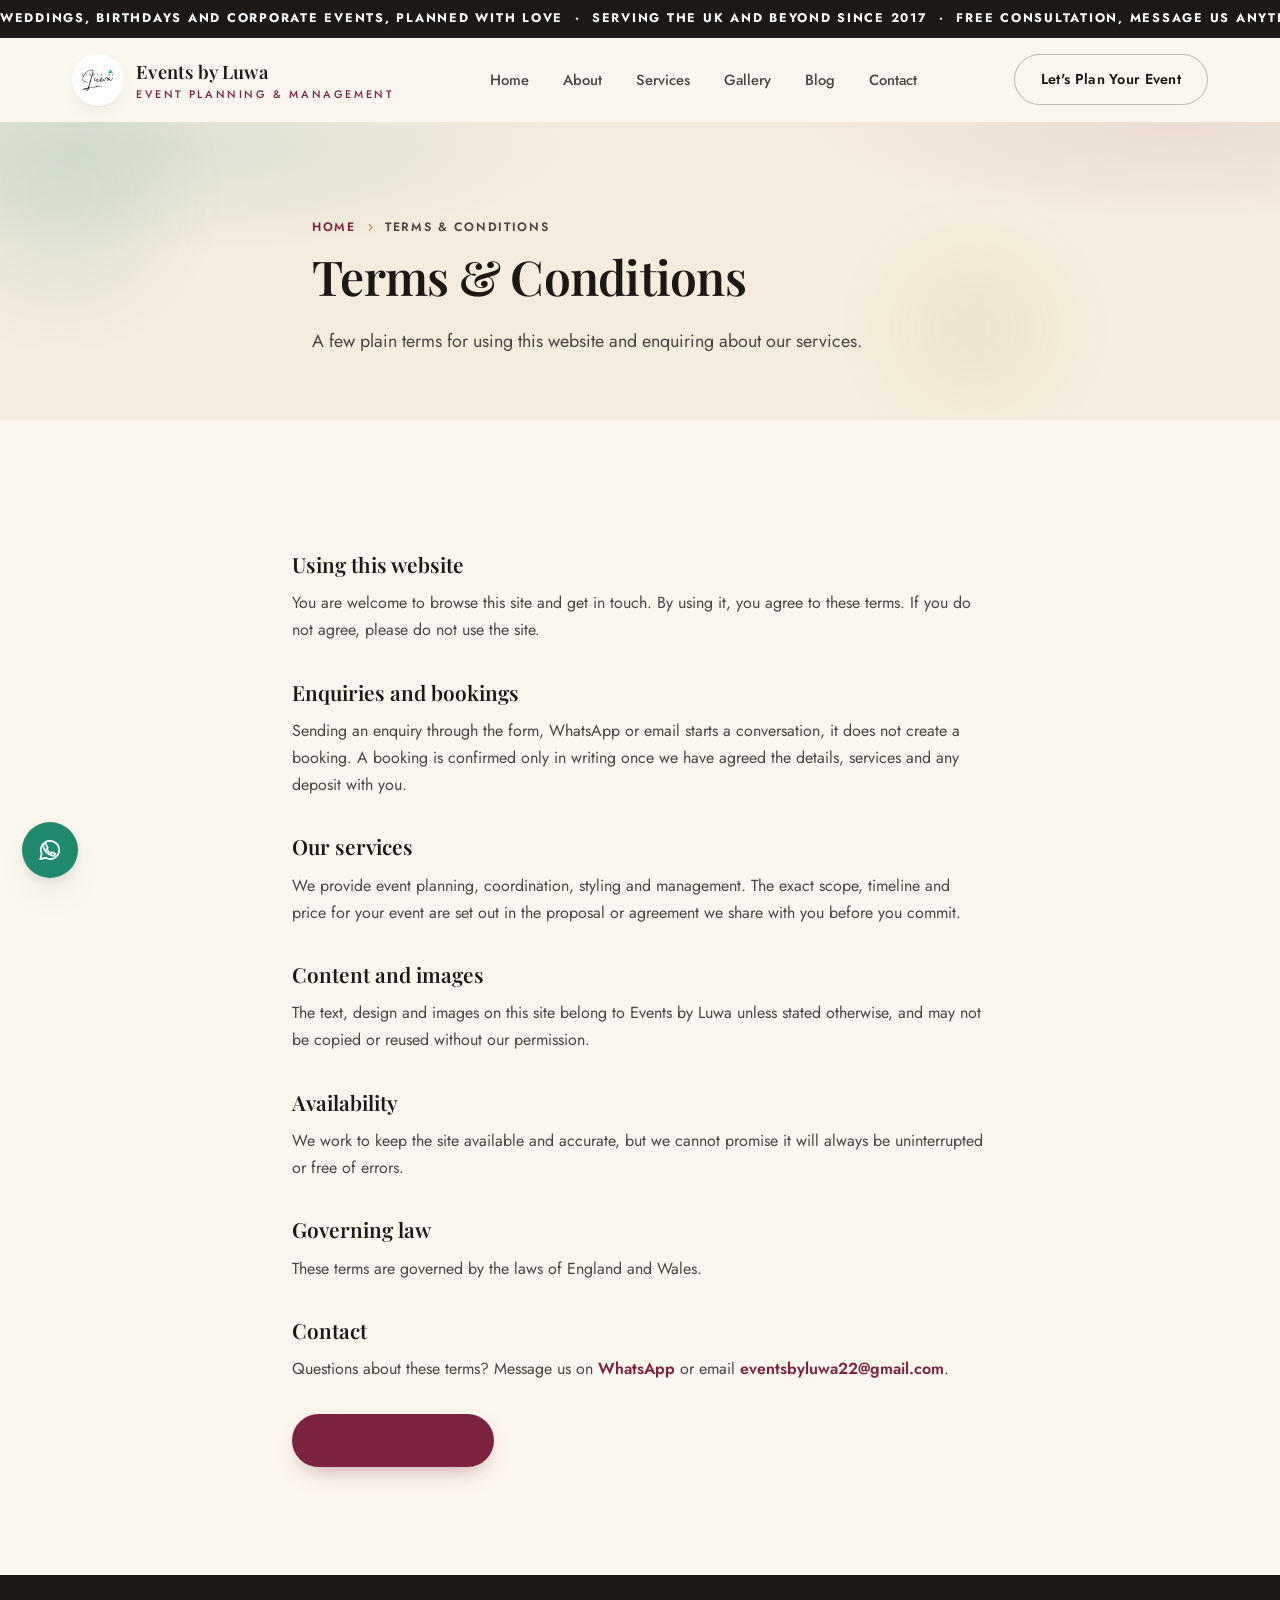
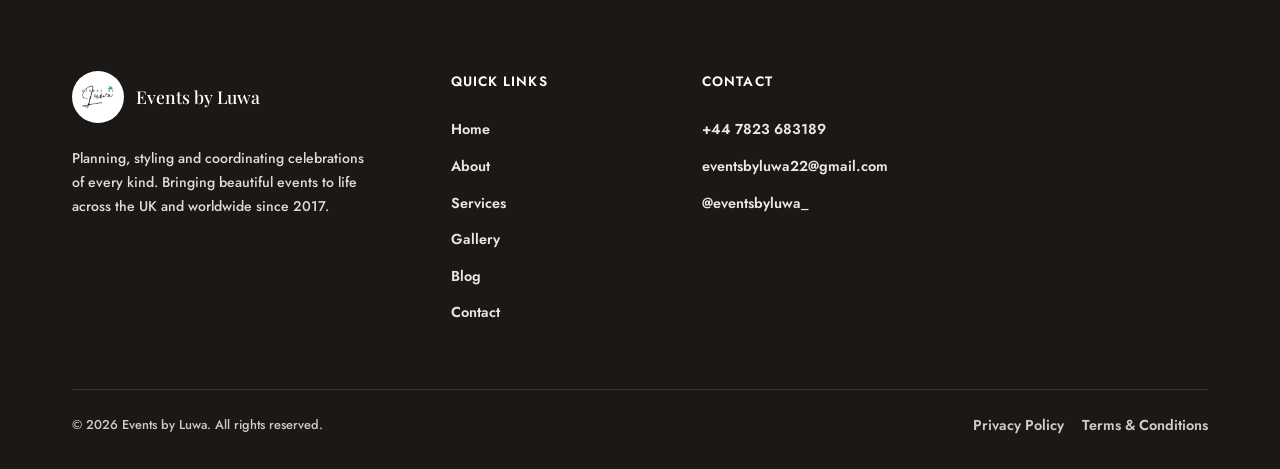
<file: terms.html>
<!DOCTYPE html>
<html lang="en">
<head>
<meta charset="UTF-8">
<meta name="viewport" content="width=device-width, initial-scale=1.0">
<meta name="color-scheme" content="light">
<meta name="theme-color" content="#FBF6EE">
<title>Terms &amp; Conditions, Events by Luwa</title>
<meta name="description" content="The terms for using the Events by Luwa website and enquiring about our event planning services.">
<link rel="icon" href="brand/logo.png">
<link rel="apple-touch-icon" href="brand/logo.png">
<link rel="manifest" href="manifest.json">
<link rel="canonical" href="https://eventsbyluwa.com/terms.html">
<link rel="preload" as="image" href="brand/logo.png">
<link rel="preconnect" href="https://fonts.googleapis.com">
<link rel="preconnect" href="https://fonts.gstatic.com" crossorigin>
<link href="https://fonts.googleapis.com/css2?family=Playfair+Display:ital,wght@0,500;0,600;0,700;1,500&family=Jost:wght@300;400;500;600;700&family=Mrs+Saint+Delafield&display=swap" rel="stylesheet">
<link rel="stylesheet" href="assets/styles.css?v=delivery-2">
<style>.legal{max-width:760px;}.legal h3{font-family:'Playfair Display',serif;font-size:1.3rem;margin:var(--sp-4) 0 8px;}.legal p{color:var(--ink-soft);margin-bottom:12px;line-height:1.7;}.legal a{color:var(--wine);font-weight:600;}</style>
</head>
<body style="background-color:#FBF6EE !important;">
<script>document.body.classList.add('pre-load');</script>
<a class="skip-link" href="#main">Skip to content</a>
<div class="scroll-progress" id="scrollProgress" aria-hidden="true"></div>

<div class="announce"><div class="announce-track"><span class="announce-item">Weddings, birthdays and corporate events, planned with love &nbsp;·&nbsp; Serving the UK and beyond since 2017 &nbsp;·&nbsp; Free consultation, message us anytime &nbsp;·&nbsp;</span><span class="announce-item" aria-hidden="true">Weddings, birthdays and corporate events, planned with love &nbsp;·&nbsp; Serving the UK and beyond since 2017 &nbsp;·&nbsp; Free consultation, message us anytime &nbsp;·&nbsp;</span></div></div>

<header class="nav" id="siteNav">
  <div class="wrap nav-inner">
    <a href="index.html" class="brand" aria-label="Events by Luwa, home">
      <span class="brand-badge"><img src="brand/logo.png" width="249" height="190" alt="Events by Luwa logo"></span>
      <span class="brand-word">Events by Luwa<small>Event Planning &amp; Management</small></span>
    </a>
    <nav aria-label="Primary"><ul class="nav-links">
      <li><a href="index.html">Home</a></li><li><a href="about.html">About</a></li><li><a href="services.html">Services</a></li><li><a href="gallery.html">Gallery</a></li><li><a href="blog.html">Blog</a></li><li><a href="contact.html">Contact</a></li>
    </ul></nav>
    <div class="nav-cta"><a href="contact.html" class="btn btn-outline btn-outline-desktop">Let's Plan Your Event</a>
    <button class="menu-toggle" id="menuToggle" aria-label="Open menu" aria-expanded="false"><span></span></button></div>
  </div>
</header>
<div class="mobile-panel" id="mobilePanel">
  <div class="mobile-panel-top"><span class="brand-word">Menu</span><button class="mobile-close" id="mobileClose" aria-label="Close menu">&times;</button></div>
  <a href="index.html">Home</a><a href="about.html">About</a><a href="services.html">Services</a><a href="gallery.html">Gallery</a><a href="blog.html">Blog</a><a href="contact.html">Contact</a>
  <a href="contact.html" class="btn btn-primary" style="margin-top:24px;justify-content:center;">Let's Plan Your Event</a>
</div>

<main id="main">
  <section class="page-hero">
    <span class="orb orb-teal" aria-hidden="true"></span><span class="orb orb-gold" aria-hidden="true"></span>
    <div class="wrap page-hero-inner">
      <div class="breadcrumb"><a href="index.html">Home</a> <svg viewBox="0 0 24 24" fill="none" stroke="currentColor" stroke-width="2"><path d="M9 6l6 6-6 6"/></svg> <span>Terms &amp; Conditions</span></div>
      <h1>Terms &amp; Conditions</h1>
      <p class="lead">A few plain terms for using this website and enquiring about our services.</p>
    </div>
  </section>
  <section class="section"><div class="wrap legal">
    <h3>Using this website</h3>
    <p>You are welcome to browse this site and get in touch. By using it, you agree to these terms. If you do not agree, please do not use the site.</p>
    <h3>Enquiries and bookings</h3>
    <p>Sending an enquiry through the form, WhatsApp or email starts a conversation, it does not create a booking. A booking is confirmed only in writing once we have agreed the details, services and any deposit with you.</p>
    <h3>Our services</h3>
    <p>We provide event planning, coordination, styling and management. The exact scope, timeline and price for your event are set out in the proposal or agreement we share with you before you commit.</p>
    <h3>Content and images</h3>
    <p>The text, design and images on this site belong to Events by Luwa unless stated otherwise, and may not be copied or reused without our permission.</p>
    <h3>Availability</h3>
    <p>We work to keep the site available and accurate, but we cannot promise it will always be uninterrupted or free of errors.</p>
    <h3>Governing law</h3>
    <p>These terms are governed by the laws of England and Wales.</p>
    <h3>Contact</h3>
    <p>Questions about these terms? Message us on <a href="https://wa.me/447823683189" target="_blank" rel="noopener">WhatsApp</a> or email <a href="mailto:eventsbyluwa22@gmail.com">eventsbyluwa22@gmail.com</a>.</p>
    <p style="margin-top:var(--sp-4);"><a href="contact.html" class="btn btn-primary">Start planning with us</a></p>
  </div></section>
</main>

<footer class="footer"><div class="wrap">
  <div class="footer-grid">
    <div>
      <div class="footer-brand"><span class="brand-badge"><img src="brand/logo.png" width="249" height="190" alt="Events by Luwa logo"></span><span class="footer-brand-word">Events by Luwa</span></div>
      <p class="desc">Planning, styling and coordinating celebrations of every kind. Bringing beautiful events to life across the UK and worldwide since 2017.</p>
    </div>
    <div><h4>Quick Links</h4><ul><li><a href="index.html">Home</a></li><li><a href="about.html">About</a></li><li><a href="services.html">Services</a></li><li><a href="gallery.html">Gallery</a></li><li><a href="blog.html">Blog</a></li><li><a href="contact.html">Contact</a></li></ul></div>
    <div><h4>Contact</h4><ul><li><a href="https://wa.me/447823683189" target="_blank" rel="noopener">+44 7823 683189</a></li><li><a href="mailto:eventsbyluwa22@gmail.com">eventsbyluwa22@gmail.com</a></li><li><a href="https://instagram.com/eventsbyluwa_" target="_blank" rel="noopener">@eventsbyluwa_</a></li></ul></div>
  </div>
  <div class="footer-bottom"><span>&copy; <span id="yr"></span> Events by Luwa. All rights reserved.</span><span style="display:flex;gap:18px;"><a href="privacy.html">Privacy Policy</a><a href="terms.html">Terms &amp; Conditions</a></span></div>
</div></footer>

<a class="wa-float" href="https://wa.me/447823683189" target="_blank" rel="noopener" aria-label="Chat on WhatsApp"><svg viewBox="0 0 24 24" fill="none" stroke="currentColor" stroke-width="1.6" stroke-linecap="round" stroke-linejoin="round" aria-hidden="true"><path d="M20.5 11.7a8.5 8.5 0 0 1-12.6 7.5L3 20.5l1.3-4.8a8.5 8.5 0 1 1 16.2-4Z"/><path d="m8.5 7 1.5 3-1.1 1.1a9 9 0 0 0 4 4L14 14l3 1.5c-.3 1.4-1.4 2-2.7 1.7-4.2-.9-7.6-4.3-8.5-8.5C5.5 7.4 6.1 6.3 7.5 6Z"/></svg></a>
<button class="back-top" id="backTop" aria-label="Back to top"><svg viewBox="0 0 24 24" fill="none" stroke="currentColor" stroke-width="2"><path d="M12 19V5M5 12l7-7 7 7"/></svg></button>
<script src="assets/contact.js?v=delivery-2" defer></script>
<script src="assets/app.js?v=delivery-2" defer></script>
</body>
</html>
</file>
<file: assets/styles.css>
:root{
  color-scheme: light only;
  --ink:#1B1815;
  --ink-soft:#4A4541;
  --teal:#0E7D6F;
  --teal-deep:#0A5C52;
  --teal-pale:#E4F1EE;
  --wine:#7C2340;
  --wine-deep:#5E1830;
  --gold:#B99356;
  --gold-pale:#EFE3C8;
  --ivory:#FBF6EE;
  --surface:#F4ECDD;
  --white:#FFFFFF;
  --line:rgba(27,24,21,0.10);
  --shadow-1:0 1px 2px rgba(27,24,21,0.06), 0 8px 24px -12px rgba(27,24,21,0.18);
  --shadow-2:0 4px 10px rgba(27,24,21,0.08), 0 20px 40px -16px rgba(27,24,21,0.22);
  --radius-s:6px;
  --radius-m:14px;
  --radius-l:28px;
  --sp-1:8px; --sp-2:16px; --sp-3:24px; --sp-4:32px; --sp-5:48px; --sp-6:64px; --sp-7:96px; --sp-8:128px;
}

*,*::before,*::after{box-sizing:border-box;}
html{scroll-behavior:smooth;background:#FBF6EE !important;color-scheme:light only !important;}
@media (prefers-reduced-motion: reduce){
  html{scroll-behavior:auto;}
  *,*::before,*::after{animation-duration:0.001ms !important; animation-iteration-count:1 !important; transition-duration:0.001ms !important; scroll-behavior:auto !important;}
}
body{
  margin:0;
  font-family:'Jost',sans-serif;
  color:var(--ink) !important;
  background:#FBF6EE !important;
  -webkit-font-smoothing:antialiased;
  font-size:16px;
  line-height:1.6;
}
img{max-width:100%;display:block;}
a{color:inherit;text-decoration:none;}
button{font-family:inherit;cursor:pointer;}
h1,h2,h3,h4{font-family:'Playfair Display',serif;margin:0;color:var(--ink);font-weight:600;}
p{margin:0;}
.script{font-family:'Mrs Saint Delafield',cursive;font-weight:400;}
.wrap{max-width:1200px;margin:0 auto;padding:0 var(--sp-4);}
@media (max-width:640px){ .wrap{padding:0 var(--sp-3);} }

.eyebrow{
  display:inline-flex;align-items:center;gap:10px;
  font-family:'Mrs Saint Delafield',cursive;
  font-size:2rem;
  color:var(--wine);
  margin-bottom:4px;
  line-height:1;
}
.section{padding:var(--sp-7) 0;}
@media (max-width:768px){ .section{padding:var(--sp-6) 0;} }
.section-head{max-width:640px;margin:0 0 var(--sp-5);}
.section-head.center{margin-left:auto;margin-right:auto;text-align:center;}
.section-title{font-size:clamp(1.8rem,3.2vw,2.6rem);letter-spacing:-0.01em;}
.section-sub{margin-top:var(--sp-2);color:var(--ink-soft);font-size:1.05rem;max-width:52ch;}
.section-head.center .section-sub{margin-left:auto;margin-right:auto;}

/* ---------- divider / leaf glyph ---------- */
.leaf-divider{display:flex;align-items:center;justify-content:center;gap:14px;margin:var(--sp-2) 0 var(--sp-5);}
.leaf-divider .line{height:1px;width:64px;background:linear-gradient(90deg,transparent,var(--gold),transparent);}
.leaf-divider svg{width:18px;height:18px;color:var(--teal);}

/* ---------- announcement bar ---------- */
.announce{
  background:var(--ink);color:#FFFFFF;
  font-size:0.78rem;font-weight:700;letter-spacing:0.14em;text-transform:uppercase;
  padding:9px 0;overflow:hidden;white-space:nowrap;
}
.announce-track{display:inline-flex;width:max-content;animation:announce-rtl 26s linear infinite;}
.announce-item{padding-right:48px;}
@keyframes announce-rtl{from{transform:translateX(0%);}to{transform:translateX(-50%);}}
@media (prefers-reduced-motion: reduce){
  .announce{overflow-x:auto;text-align:center;}
  .announce-track{animation:none;width:auto;}
  .announce-item:last-child{display:none;}
}

/* ---------- nav ---------- */
.nav{
  position:sticky;top:0;z-index:60;
  padding:16px 0;
  transition:background .35s ease, box-shadow .35s ease, padding .35s ease, backdrop-filter .35s ease;
}
.nav-inner{
  display:flex;align-items:center;justify-content:space-between;gap:24px;
}
.nav.scrolled{
  padding:10px 0;
  background:rgba(251,246,238,0.82);
  backdrop-filter:blur(14px) saturate(140%);
  -webkit-backdrop-filter:blur(14px) saturate(140%);
  box-shadow:0 1px 0 var(--line), 0 12px 30px -20px rgba(27,24,21,0.3);
}
.brand{display:flex;align-items:center;gap:12px;}
.brand-badge{
  width:52px;height:52px;border-radius:50%;background:var(--white);
  display:flex;align-items:center;justify-content:center;
  box-shadow:var(--shadow-1);flex:none;
  transition:transform .35s ease;
}
.nav.scrolled .brand-badge{width:42px;height:42px;}
.brand-badge img{width:78%;height:auto;}
.brand-word{font-family:'Playfair Display',serif;font-weight:600;font-size:1.15rem;letter-spacing:0.02em;color:var(--ink);}
.brand-word small{display:block;font-family:'Jost',sans-serif;font-weight:500;font-size:0.68rem;letter-spacing:0.24em;color:var(--wine);text-transform:uppercase;}

.nav-links{display:flex;align-items:center;gap:2px;list-style:none;margin:0;padding:0;}
.nav-links a{
  position:relative;
  padding:10px 16px;font-size:0.92rem;font-weight:500;color:var(--ink-soft);
  transition:color .25s ease;
}
.nav-links a::after{
  content:"";position:absolute;left:16px;right:16px;bottom:6px;height:1px;
  background:var(--wine);transform:scaleX(0);transform-origin:left;transition:transform .3s ease;
}
.nav-links a:hover,.nav-links a.active{color:var(--ink);}
.nav-links a:hover::after,.nav-links a.active::after{transform:scaleX(1);}

.btn{
  display:inline-flex;align-items:center;justify-content:center;gap:8px;
  padding:13px 26px;border-radius:999px;font-size:0.9rem;font-weight:600;letter-spacing:0.02em;
  border:1px solid transparent;transition:transform .25s ease, box-shadow .25s ease, background .25s ease, color .25s ease, border-color .25s ease;
  white-space:nowrap;
}
.btn:active{transform:translateY(1px);}
.btn-primary{background:var(--wine);color:var(--white);box-shadow:0 10px 24px -12px rgba(124,35,64,0.55);}
.btn-primary:hover{background:var(--wine-deep);box-shadow:0 14px 28px -12px rgba(124,35,64,0.65);}
.btn-outline{background:transparent;color:var(--ink);border-color:rgba(27,24,21,0.28);}
.btn-outline:hover{border-color:var(--ink);background:rgba(27,24,21,0.04);}
.btn-light{background:var(--white);color:var(--ink);}
.btn-light:hover{background:var(--gold-pale);}
.btn-whatsapp{background:#1F8A6E;color:var(--white);}
.btn-whatsapp:hover{background:#166B54;}
.btn:focus-visible,a:focus-visible,button:focus-visible,input:focus-visible,textarea:focus-visible,select:focus-visible{
  outline:2.5px solid var(--teal);outline-offset:3px;
}

.nav-cta{display:flex;align-items:center;gap:10px;}
.menu-toggle{
  display:none;width:44px;height:44px;border-radius:50%;border:1px solid var(--line);
  background:var(--white);align-items:center;justify-content:center;flex:none;
}
.menu-toggle span{display:block;width:18px;height:1.6px;background:var(--ink);position:relative;}
.menu-toggle span::before,.menu-toggle span::after{content:"";position:absolute;left:0;width:18px;height:1.6px;background:var(--ink);transition:transform .25s ease;}
.menu-toggle span::before{top:-6px;}
.menu-toggle span::after{top:6px;}

.mobile-panel{
  display:none;position:fixed;inset:0;z-index:70;background:var(--ivory);
  padding:28px var(--sp-3);flex-direction:column;gap:6px;
  transform:translateY(-8px);opacity:0;pointer-events:none;transition:opacity .3s ease, transform .3s ease;
}
.mobile-panel.open{display:flex;opacity:1;transform:translateY(0);pointer-events:auto;}
.mobile-panel-top{display:flex;justify-content:space-between;align-items:center;margin-bottom:20px;}
.mobile-panel a{font-family:'Playfair Display',serif;font-size:1.5rem;padding:14px 4px;border-bottom:1px solid var(--line);color:var(--ink);}
.mobile-panel a.btn{font-family:'Jost',sans-serif;font-size:0.9rem;font-weight:600;padding:13px 26px;border-bottom:none;color:var(--white);}
.mobile-close{width:44px;height:44px;border-radius:50%;border:1px solid var(--line);background:var(--white);display:flex;align-items:center;justify-content:center;font-size:1.3rem;}

@media (max-width:900px){
  .nav-links{display:none;}
  .nav-cta .btn-outline-desktop{display:none;}
  .menu-toggle{display:flex;}
}

/* ---------- hero ---------- */
.hero{
  position:relative;padding:var(--sp-7) 0 var(--sp-8);overflow:hidden;
  background:var(--ink);
}
.hero-bg{position:absolute;inset:0;z-index:0;}
.hero-bg-layer{
  position:absolute;inset:0;background-size:cover;background-position:center 22%;
  opacity:0;transition:opacity 1.8s ease;
}
.hero-bg-layer.active{opacity:1;}
.hero::before{
  content:"";position:absolute;inset:-10% -10% auto -10%;height:120%;z-index:1;
  background:linear-gradient(112deg, rgba(9,20,22,0.93) 0%, rgba(9,20,22,0.82) 32%, rgba(10,28,28,0.5) 60%, rgba(10,28,28,0.22) 100%),
             radial-gradient(60% 50% at 15% 10%, rgba(14,125,111,0.14), transparent 60%),
             radial-gradient(50% 50% at 90% 0%, rgba(124,35,64,0.12), transparent 60%);
  pointer-events:none;
}
.hero .hero-eyebrow{color:var(--gold-pale);}
.hero h1{color:var(--white);}
.hero .hero-sub{color:rgba(255,255,255,0.86);}
.hero .hero-meta b{color:var(--white);}
.hero .hero-meta span{color:rgba(255,255,255,0.72);}
.hero .btn-outline{color:var(--white);border-color:rgba(255,255,255,0.55);}
.hero .btn-outline:hover{border-color:var(--white);background:rgba(255,255,255,0.14);}
.hero .scroll-cue{color:rgba(255,255,255,0.78);}
.hero-grid{
  position:relative;z-index:2;
  display:grid;grid-template-columns:minmax(0, 600px);align-items:center;
}
@media (max-width:980px){ .hero-grid{grid-template-columns:1fr;} }
@media (max-width:640px){
  .hero{padding:var(--sp-5) 0 var(--sp-6);}
  .hero-bg{height:min(520px,62vh);bottom:auto;}
  .hero-bg-layer{background-position:center 18%;}
}

.hero-eyebrow{display:flex;align-items:center;gap:10px;color:var(--wine);font-size:0.82rem;letter-spacing:0.18em;text-transform:uppercase;font-weight:600;margin-bottom:var(--sp-3);}
.hero-eyebrow svg{width:16px;height:16px;}
.hero h1{font-size:clamp(2.4rem,5vw,3.8rem);line-height:1.06;letter-spacing:-0.015em;}
.hero h1 em{font-style:italic;color:var(--gold-pale);}
.hero-sub{margin-top:var(--sp-3);font-size:1.15rem;color:var(--ink-soft);max-width:46ch;}
.hero-ctas{display:flex;gap:14px;margin-top:var(--sp-5);flex-wrap:wrap;}
.hero-meta{display:flex;gap:var(--sp-5);margin-top:var(--sp-6);flex-wrap:wrap;}
.hero-meta div{display:flex;flex-direction:column;gap:2px;}
.hero-meta b{font-family:'Playfair Display',serif;font-size:1.5rem;color:var(--ink);}
.hero-meta span{font-size:0.78rem;color:var(--ink-soft);text-transform:uppercase;letter-spacing:0.08em;}

/* ---------- why us ---------- */
.grid-3{display:grid;grid-template-columns:repeat(3,1fr);gap:var(--sp-4);}
.grid-2{display:grid;grid-template-columns:repeat(2,1fr);gap:var(--sp-4);}
@media (max-width:860px){ .grid-3{grid-template-columns:repeat(2,1fr);} }
@media (max-width:600px){ .grid-3,.grid-2{grid-template-columns:1fr;} }

.why-card{
  background:var(--white);border:1px solid var(--line);border-radius:var(--radius-m);
  padding:var(--sp-5) var(--sp-4);box-shadow:var(--shadow-1);text-align:center;
  transition:transform .3s ease, box-shadow .3s ease, border-color .3s ease;
}
.why-card:hover{transform:translateY(-5px);box-shadow:var(--shadow-2);border-color:rgba(14,125,111,0.25);}
.why-icon{
  width:56px;height:56px;border-radius:50%;background:var(--teal-pale);color:var(--teal-deep);
  display:flex;align-items:center;justify-content:center;margin:0 auto var(--sp-3);
}
.why-icon svg{width:26px;height:26px;}
.why-card h3{font-size:1.25rem;margin-bottom:10px;}
.why-card p{color:var(--ink);font-weight:600;font-size:0.96rem;line-height:1.55;}

/* ---------- services ---------- */
.svc-card{
  position:relative;background:var(--white);border-radius:var(--radius-m);overflow:hidden;
  border:1px solid var(--line);box-shadow:var(--shadow-1);
  transition:transform .3s ease, box-shadow .3s ease;
}
.svc-card:hover{transform:translateY(-6px);box-shadow:var(--shadow-2);}
.svc-media{
  height:172px;position:relative;overflow:hidden;
  display:flex;align-items:center;justify-content:center;color:rgba(255,255,255,0.95);
}
.svc-media svg{width:38px;height:38px;position:relative;z-index:1;}
.svc-media::after{content:"";position:absolute;inset:0;background:linear-gradient(160deg, rgba(0,0,0,0.05), rgba(0,0,0,0.28));}
/* Real photo standing in for the gradient+icon placeholder, landscape or
   portrait both cover the same fixed header height cleanly. */
.svc-media img{position:absolute;inset:0;width:100%;height:100%;object-fit:cover;object-position:center 25%;}
.svc-body{padding:var(--sp-5) var(--sp-4);text-align:center;}
.svc-body h3{font-size:1.2rem;margin-bottom:10px;}
.svc-body p{color:var(--ink);font-weight:600;font-size:0.93rem;line-height:1.55;margin-bottom:var(--sp-3);}
.svc-link{display:inline-flex;align-items:center;gap:6px;color:var(--wine);font-weight:700;font-size:0.88rem;}
.svc-link svg{width:14px;height:14px;transition:transform .25s ease;}
.svc-card:hover .svc-link svg{transform:translateX(4px);}

.svc-grid{display:grid;grid-template-columns:repeat(4,1fr);gap:var(--sp-4);}
@media (max-width:980px){ .svc-grid{grid-template-columns:repeat(2,1fr);} }
@media (max-width:560px){ .svc-grid{grid-template-columns:1fr;} }

.section-more{display:flex;justify-content:center;margin-top:var(--sp-5);}

/* service colours */
.bg-1{background:linear-gradient(150deg,#12897a,#0A5C52);}
.bg-2{background:linear-gradient(150deg,#9c3b5e,#5E1830);}
.bg-3{background:linear-gradient(150deg,#c79a4f,#8a6a34);}
.bg-4{background:linear-gradient(150deg,#3f7d78,#204743);}
.bg-5{background:linear-gradient(150deg,#8a3552,#3d101f);}
.bg-6{background:linear-gradient(150deg,#4b4640,#26221f);}
.bg-7{background:linear-gradient(150deg,#0E7D6F,#7C2340);}
.bg-8{background:linear-gradient(150deg,#b99356,#0A5C52);}

/* ---------- packages ---------- */
.pkg-grid{display:grid;grid-template-columns:repeat(3,1fr);gap:var(--sp-4);align-items:stretch;}
@media (max-width:900px){ .pkg-grid{grid-template-columns:1fr;} }
.pkg-card{
  background:var(--white);border-radius:var(--radius-l);border:1px solid var(--line);
  padding:var(--sp-5) var(--sp-4);box-shadow:var(--shadow-1);display:flex;flex-direction:column;
  position:relative;
}
.pkg-card.featured{border-color:var(--gold);box-shadow:var(--shadow-2);transform:translateY(-8px);}
.pkg-tag{
  position:absolute;top:-13px;left:50%;transform:translateX(-50%);
  background:var(--wine);color:var(--white);font-size:0.72rem;letter-spacing:0.1em;text-transform:uppercase;
  padding:6px 16px;border-radius:999px;font-weight:600;
}
.pkg-name{font-size:1.5rem;margin-bottom:6px;}
.pkg-desc{color:var(--ink);font-weight:600;font-size:0.9rem;margin-bottom:var(--sp-4);min-height:42px;}
.pkg-list{list-style:none;margin:0 0 var(--sp-5);padding:0;display:flex;flex-direction:column;gap:12px;flex:1;}
.pkg-list li{display:flex;gap:10px;align-items:flex-start;font-size:0.94rem;color:var(--ink);}
.pkg-list svg{width:17px;height:17px;color:var(--teal-deep);flex:none;margin-top:3px;}
.pkg-note{font-size:0.78rem;color:var(--ink-soft);margin-top:auto;}

.payment-note{
  margin-top:var(--sp-5);background:var(--surface);border-radius:var(--radius-m);
  padding:var(--sp-4) var(--sp-5);display:flex;gap:var(--sp-3);align-items:flex-start;
  border:1px solid var(--line);
}
.payment-note svg{width:26px;height:26px;color:var(--wine);flex:none;margin-top:2px;}
.payment-note p{color:var(--ink-soft);font-size:0.94rem;}
.payment-note strong{color:var(--ink);}

/* ---------- process timeline ---------- */
.process-wrap{position:relative;}
.process-line{position:absolute;top:26px;left:0;right:0;height:1px;background:var(--line);display:none;}
@media (min-width:860px){ .process-line{display:block;} }
.process-grid{display:grid;grid-template-columns:repeat(6,1fr);gap:var(--sp-3);position:relative;}
@media (max-width:860px){ .process-grid{grid-template-columns:repeat(3,1fr);} }
@media (max-width:520px){ .process-grid{grid-template-columns:1fr 1fr;} }
.process-step{text-align:center;}
.process-dot{
  width:52px;height:52px;border-radius:50%;background:var(--white);border:1px solid var(--line);
  display:flex;align-items:center;justify-content:center;margin:0 auto 14px;position:relative;z-index:1;
  color:var(--teal-deep);box-shadow:var(--shadow-1);
}
.process-dot svg{width:22px;height:22px;}
.process-step h4{font-size:0.98rem;margin-bottom:6px;}
.process-step p{font-size:0.82rem;color:var(--ink-soft);}

/* ---------- about / story ---------- */
.story-grid{display:grid;grid-template-columns:0.85fr 1.15fr;gap:var(--sp-6);align-items:center;}
@media (max-width:900px){ .story-grid{grid-template-columns:1fr;} }
.story-frame{
  position:relative;border-radius:var(--radius-l);overflow:hidden;aspect-ratio:4/5;
  background:var(--ink);box-shadow:var(--shadow-2);
}
.story-frame img{position:absolute;inset:0;width:100%;height:100%;object-fit:cover;display:block;opacity:0;transition:opacity 1.8s ease;}
.story-frame img.active{opacity:1;}

.story-copy p{color:var(--ink-soft);margin-bottom:var(--sp-3);font-size:1.02rem;}
.story-copy p:last-child{margin-bottom:0;}
.vision-quote{
  margin-top:var(--sp-5);padding:var(--sp-4) var(--sp-5);border-left:3px solid var(--gold);
  background:var(--surface);border-radius:0 var(--radius-m) var(--radius-m) 0;
}
.vision-quote p.script{font-size:1.6rem;color:var(--wine);line-height:1.3;margin-bottom:6px;}
.vision-quote p.body{color:var(--ink-soft);font-size:0.92rem;}

.values-grid{display:grid;grid-template-columns:repeat(4,1fr);gap:var(--sp-3);margin-top:var(--sp-6);}
@media (max-width:860px){ .values-grid{grid-template-columns:repeat(2,1fr);} }
@media (max-width:520px){ .values-grid{grid-template-columns:1fr;} }
.value-card{padding:var(--sp-3);text-align:center;}
.value-card .why-icon{margin:0 auto 12px;}
.value-card h4{font-size:1rem;margin-bottom:4px;}
.value-card p{font-size:0.84rem;color:var(--ink);font-weight:600;}

/* stats */
.stats-strip{
  background:var(--ink);border-radius:var(--radius-l);padding:var(--sp-5);
  display:grid;grid-template-columns:repeat(4,1fr);gap:var(--sp-4);margin-top:var(--sp-6);
}
@media (max-width:700px){ .stats-strip{grid-template-columns:repeat(2,1fr);} }
.stat{text-align:center;color:var(--white);}
.stat b{display:block;font-family:'Playfair Display',serif;font-size:2rem;color:#FFFFFF;font-weight:700;}
.stat span{font-size:0.78rem;font-weight:700;letter-spacing:0.08em;text-transform:uppercase;color:rgba(255,255,255,0.92);}

/* ---------- gallery ---------- */
.filter-row{display:flex;flex-wrap:wrap;gap:10px;margin-bottom:var(--sp-5);}
.filter-btn{
  padding:9px 20px;border-radius:999px;border:1px solid var(--line);background:var(--white);
  font-size:0.86rem;font-weight:500;color:var(--ink-soft);transition:all .25s ease;
}
.filter-btn:hover{border-color:var(--teal);color:var(--ink);}
.filter-btn.active{background:var(--ink);color:var(--white);border-color:var(--ink);}

.masonry{columns:4 220px;column-gap:16px;}
@media (max-width:860px){ .masonry{columns:3 180px;} }
@media (max-width:560px){ .masonry{columns:2 140px;} }
.gal-item{
  /* <figure> has a browser-default 1em/40px margin - reset it explicitly,
     otherwise 80px of horizontal margin silently eats most of a narrow
     mobile masonry column (e.g. ~185px down to ~85px of actual image). */
  break-inside:avoid;margin:0 0 16px;border-radius:var(--radius-m);overflow:hidden;
  position:relative;box-shadow:var(--shadow-1);
  transition:transform .3s ease, box-shadow .3s ease;
}
.gal-item:hover{transform:translateY(-4px);box-shadow:var(--shadow-2);}
.gal-item .gtag{position:absolute;bottom:10px;left:12px;font-size:0.72rem;letter-spacing:0.08em;text-transform:uppercase;background:rgba(0,0,0,0.32);color:var(--white);padding:5px 10px;border-radius:999px;}
.gal-item svg{width:26px;height:26px;opacity:0.85;}
/* Placeholder tiles (no photo yet) still need a fixed height + centered icon;
   real photo tiles override both below so each image keeps its own natural
   aspect ratio in the masonry columns instead of being cropped into a box
   that has nothing to do with its actual shape. */
.gal-item:not(:has(img)){display:flex;align-items:center;justify-content:center;color:rgba(255,255,255,0.9);}
.h1_{height:260px;} .h2_{height:190px;} .h3_{height:150px;} .h4_{height:220px;}
.gal-item:has(img){height:auto;}

.gallery-strip{
  display:flex;gap:16px;overflow-x:auto;scroll-snap-type:x mandatory;
  padding-bottom:10px;-webkit-overflow-scrolling:touch;scrollbar-width:thin;
}
.gallery-strip .gal-item{
  flex:0 0 220px;scroll-snap-align:start;margin:0;break-inside:auto;
}
.gallery-strip .gal-item img{width:220px;height:280px;object-fit:cover;display:block;}
@media (max-width:560px){
  .gallery-strip .gal-item{flex-basis:168px;}
  .gallery-strip .gal-item img{width:168px;height:214px;}
}

.gallery-note{
  margin-top:var(--sp-4);text-align:center;color:var(--ink-soft);font-size:0.9rem;
  display:flex;align-items:center;justify-content:center;gap:8px;
}
.gallery-note svg{width:16px;height:16px;color:var(--gold);}

/* ---------- testimonials ---------- */
.testi-wrap{
  background:var(--white);border:1px solid var(--line);border-radius:var(--radius-l);
  padding:var(--sp-6);text-align:center;box-shadow:var(--shadow-1);
}
.testi-wrap svg{width:36px;height:36px;color:var(--gold);margin:0 auto 18px;}
.testi-wrap p.lead{font-family:'Playfair Display',serif;font-style:italic;font-size:1.35rem;color:var(--ink);max-width:56ch;margin:0 auto 14px;line-height:1.5;}
.testi-wrap p.sub{color:var(--ink-soft);font-size:0.9rem;}

.testi-grid{display:grid;grid-template-columns:repeat(3,1fr);gap:var(--sp-4);align-items:start;}
@media (max-width:900px){ .testi-grid{grid-template-columns:1fr;} }
.testi-card{
  background:var(--white);border:1px solid var(--line);border-radius:var(--radius-l);
  padding:var(--sp-5);box-shadow:var(--shadow-1);
}
.testi-card svg{width:26px;height:26px;color:var(--gold);margin-bottom:14px;}
.testi-text{font-family:'Playfair Display',serif;font-style:italic;font-size:0.96rem;color:var(--ink);line-height:1.65;}
.testi-name{margin-top:var(--sp-3);font-weight:700;color:var(--wine);font-size:0.88rem;letter-spacing:0.02em;}
.testi-more{text-align:center;color:var(--ink-soft);font-size:0.9rem;margin-top:var(--sp-5);}

/* ---------- blog ---------- */
.blog-grid{display:grid;grid-template-columns:repeat(3,1fr);gap:var(--sp-4);}
@media (max-width:860px){ .blog-grid{grid-template-columns:1fr;} }
.blog-card{background:var(--white);border:1px solid var(--line);border-radius:var(--radius-m);overflow:hidden;box-shadow:var(--shadow-1);transition:transform .3s ease, box-shadow .3s ease;}
.blog-card:hover{transform:translateY(-5px);box-shadow:var(--shadow-2);}
.blog-media{height:150px;display:flex;align-items:center;justify-content:center;color:rgba(255,255,255,0.9);position:relative;}
.blog-media svg{width:28px;height:28px;}
.blog-cat{position:absolute;top:12px;left:12px;background:rgba(255,255,255,0.92);color:var(--wine);font-size:0.68rem;letter-spacing:0.08em;text-transform:uppercase;font-weight:700;padding:5px 10px;border-radius:999px;}
.blog-body{padding:var(--sp-4);}
.blog-date{font-size:0.76rem;color:var(--ink-soft);letter-spacing:0.05em;text-transform:uppercase;margin-bottom:8px;}
.blog-body h3{font-size:1.1rem;margin-bottom:8px;}
.blog-body p{font-size:0.88rem;color:var(--ink);font-weight:600;margin-bottom:14px;}

/* ---------- FAQ ---------- */
.faq-wrap{max-width:760px;margin:0 auto;}
.faq-item{border-bottom:1px solid var(--line);}
.faq-q{
  width:100%;text-align:left;background:none;border:none;padding:22px 4px;
  display:flex;justify-content:space-between;align-items:center;gap:16px;
  font-family:'Playfair Display',serif;font-size:1.08rem;color:var(--ink);
}
.faq-q svg{width:18px;height:18px;flex:none;transition:transform .3s ease;color:var(--wine);}
.faq-item.open .faq-q svg{transform:rotate(45deg);}
.faq-a{max-height:0;overflow:hidden;transition:max-height .35s ease;}
.faq-a p{padding:0 4px var(--sp-3);color:var(--ink);font-weight:600;font-size:0.95rem;max-width:64ch;}

/* ---------- final CTA ---------- */
.final-cta{
  background:linear-gradient(150deg,var(--teal-deep),var(--wine-deep));
  border-radius:var(--radius-l);padding:var(--sp-7) var(--sp-5);text-align:center;color:var(--white);position:relative;overflow:hidden;
}
.final-cta::before{content:"";position:absolute;inset:0;background:radial-gradient(50% 60% at 80% 0%, rgba(255,255,255,0.10), transparent 70%);}
.final-cta h2{color:var(--white);font-size:clamp(1.8rem,3.4vw,2.6rem);position:relative;max-width:18ch;margin:0 auto;}
.final-cta p{position:relative;color:rgba(255,255,255,0.96);font-weight:500;max-width:52ch;margin:var(--sp-3) auto var(--sp-5);}
.final-cta .hero-ctas{justify-content:center;position:relative;}

/* ---------- contact ---------- */
.contact-grid{display:grid;grid-template-columns:0.9fr 1.1fr;gap:var(--sp-6);}
@media (max-width:900px){ .contact-grid{grid-template-columns:1fr;} }
.info-card{
  display:flex;gap:14px;align-items:flex-start;padding:var(--sp-3) 0;border-bottom:1px solid var(--line);
}
.info-card:last-child{border-bottom:none;}
.info-icon{width:44px;height:44px;border-radius:50%;background:var(--teal-pale);color:var(--teal-deep);display:flex;align-items:center;justify-content:center;flex:none;}
.info-icon svg{width:20px;height:20px;}
.info-card h4{font-size:0.95rem;margin-bottom:3px;}
.info-card a,.info-card p{font-size:0.92rem;color:var(--ink);font-weight:600;}
.info-card a:hover{color:var(--wine);}

.form-card{background:var(--white);border:1px solid var(--line);border-radius:var(--radius-l);padding:var(--sp-5);box-shadow:var(--shadow-1);}
.form-row{display:grid;grid-template-columns:1fr 1fr;gap:var(--sp-3);}
@media (max-width:560px){ .form-row{grid-template-columns:1fr;} }
.field{margin-bottom:var(--sp-3);display:flex;flex-direction:column;gap:6px;}
.field label{font-size:0.82rem;font-weight:600;color:var(--ink);}
.field input,.field select,.field textarea{
  padding:12px 14px;border:1px solid var(--line);border-radius:var(--radius-s);
  font-family:'Jost',sans-serif;font-size:0.94rem;background:var(--ivory);color:var(--ink);
  transition:border-color .25s ease, box-shadow .25s ease;
}
.field input:focus,.field select:focus,.field textarea:focus{border-color:var(--teal);box-shadow:0 0 0 3px var(--teal-pale);outline:none;}
.field textarea{resize:vertical;min-height:100px;}
.consent{display:flex;align-items:flex-start;gap:10px;font-size:0.85rem;color:var(--ink-soft);margin-bottom:var(--sp-4);}
.consent input{margin-top:3px;}
.form-msg{margin-top:14px;font-size:0.88rem;padding:12px 14px;border-radius:var(--radius-s);display:none;}
.form-msg.show{display:block;}
.form-msg.ok{background:var(--teal-pale);color:var(--teal-deep);}

.whatsapp-band{
  margin-top:var(--sp-6);background:var(--surface);border-radius:var(--radius-l);
  padding:var(--sp-5);display:flex;align-items:center;justify-content:space-between;gap:var(--sp-4);flex-wrap:wrap;
  border:1px solid var(--line);
}
.whatsapp-band h3{font-size:1.2rem;margin-bottom:6px;}
.whatsapp-band p{color:var(--ink-soft);font-size:0.92rem;max-width:44ch;}

.social-row{display:flex;gap:12px;margin-top:var(--sp-4);}
.social-pill{
  width:auto;min-height:44px;padding:10px 16px;gap:10px;border-radius:24px;border:1px solid var(--line);background:var(--white);
  display:flex;align-items:center;justify-content:center;color:var(--ink);transition:all .25s ease;
}
.social-pill:hover{background:var(--ink);color:var(--white);transform:translateY(-3px);}
.social-pill svg{width:19px;height:19px;}

/* ---------- footer ---------- */
.footer{background:var(--ink);color:rgba(255,255,255,0.88);font-weight:500;padding:var(--sp-7) 0 var(--sp-4);}
.footer-grid{display:grid;grid-template-columns:1.3fr 0.8fr 0.8fr 1fr;gap:var(--sp-5);}
@media (max-width:860px){ .footer-grid{grid-template-columns:1fr 1fr;} }
@media (max-width:560px){ .footer-grid{grid-template-columns:1fr;} }
.footer h4{color:var(--white);font-family:'Jost',sans-serif;font-weight:600;font-size:0.85rem;letter-spacing:0.08em;text-transform:uppercase;margin-bottom:var(--sp-3);}
.footer ul{list-style:none;margin:0;padding:0;display:flex;flex-direction:column;gap:11px;}
.footer a{font-size:0.9rem;font-weight:600;color:rgba(255,255,255,0.9);transition:color .2s ease;}
.footer a:hover{color:var(--gold-pale);}
.footer a.social-pill{color:var(--ink);}
.footer a.social-pill:hover{color:var(--white);}
.footer-brand{display:flex;align-items:center;gap:12px;margin-bottom:var(--sp-3);}
.footer-brand .brand-badge{background:var(--white);}
.footer-brand-word{font-family:'Playfair Display',serif;color:var(--white);font-size:1.1rem;}
.footer p.desc{font-size:0.88rem;line-height:1.7;max-width:34ch;color:rgba(255,255,255,0.85);font-weight:500;}
.footer-bottom{
  margin-top:var(--sp-6);padding-top:var(--sp-3);border-top:1px solid rgba(255,255,255,0.12);
  display:flex;justify-content:space-between;align-items:center;flex-wrap:wrap;gap:12px;font-size:0.8rem;color:rgba(255,255,255,0.78);font-weight:500;
}
.footer-bottom a{color:rgba(255,255,255,0.78);}
.footer-bottom a:hover{color:var(--gold-pale);}

.back-top{
  position:fixed;right:22px;bottom:22px;z-index:50;width:48px;height:48px;border-radius:50%;
  background:var(--ink);color:var(--white);display:flex;align-items:center;justify-content:center;
  box-shadow:var(--shadow-2);opacity:0;pointer-events:none;transform:translateY(10px);
  transition:opacity .3s ease, transform .3s ease;border:none;
}
.back-top.show{opacity:1;pointer-events:auto;transform:translateY(0);}
.back-top svg{width:18px;height:18px;}

/* reveal on scroll (no-JS safe: hidden state only applies once JS marks the page) */
.reveal{transition:opacity .7s ease, transform .7s ease;}
body.pre-load .reveal:not(.in){opacity:0;transform:translateY(22px);}
.reveal.in{opacity:1;transform:translateY(0);}

.wa-float{
  position:fixed;left:22px;bottom:22px;z-index:50;width:56px;height:56px;border-radius:50%;
  background:#1F8A6E;color:#fff;display:flex;align-items:center;justify-content:center;box-shadow:var(--shadow-2);
}
.wa-float svg{width:26px;height:26px;}

/* ============================================================
   ELEVATION LAYER - Orion Soft Limited
   Additive only. Every effect honours prefers-reduced-motion.
   Motion is slow and confident: luxury moves calmly.
   ============================================================ */
:root{
  --ease-luxe:cubic-bezier(.22,.61,.36,1);
  --ease-soft:cubic-bezier(.16,1,.3,1);
}

/* - accessibility: skip to content (hidden until keyboard-focused) - */
.skip-link{
  position:absolute;left:-9999px;top:0;z-index:200;
  background:var(--ink);color:#fff;padding:10px 18px;border-radius:0 0 10px 0;
  font-size:.85rem;font-weight:600;
}
.skip-link:focus{left:0;}

/* - gold scroll thread - */
.scroll-progress{
  position:fixed;top:0;left:0;height:2px;width:100%;z-index:80;pointer-events:none;
  transform:scaleX(0);transform-origin:0 50%;
  background:linear-gradient(90deg,var(--teal),var(--gold) 55%,var(--wine));
  transition:transform .12s linear;
}

/* - cinematic hero entrance (progressive: only hides when JS runs) - */
body.pre-load .hero-eyebrow,
body.pre-load .hero h1,
body.pre-load .hero-sub,
body.pre-load .hero-ctas,
body.pre-load .hero-meta{opacity:0;transform:translateY(20px);}
body.loaded .hero-eyebrow,
body.loaded .hero h1,
body.loaded .hero-sub,
body.loaded .hero-ctas,
body.loaded .hero-meta{
  opacity:1;transform:none;
  transition:opacity 1s var(--ease-soft) var(--d,0ms), transform 1s var(--ease-soft) var(--d,0ms);
}
body.loaded .hero h1{--d:130ms;}
body.loaded .hero-sub{--d:260ms;}
body.loaded .hero-ctas{--d:390ms;}
body.loaded .hero-meta{--d:520ms;}

/* - refined reveal: luxury easing + stagger via --i, optional direction - */
.reveal{transition:opacity .9s var(--ease-soft), transform .9s var(--ease-soft);transition-delay:calc(var(--i,0) * 90ms);}
.reveal.from-left{transform:translateX(-26px);}
.reveal.from-right{transform:translateX(26px);}
.reveal.from-left.in,.reveal.from-right.in{transform:none;}

/* - button: slow light sheen + confident lift - */
.btn{position:relative;overflow:hidden;}
.btn::after{
  content:"";position:absolute;top:0;left:-130%;width:55%;height:100%;
  background:linear-gradient(100deg,transparent,rgba(255,255,255,.34),transparent);
  transform:skewX(-18deg);transition:left .7s var(--ease-luxe);pointer-events:none;
}
.btn:hover::after{left:135%;}
.btn-primary:hover,.btn-light:hover{transform:translateY(-2px);}

/* - service & blog media: unhurried zoom - */
.svc-media,.blog-media{transition:transform .6s var(--ease-luxe);}
.svc-card:hover .svc-media,.blog-card:hover .blog-media{transform:scale(1.045);}
.svc-card,.blog-card,.gal-item,.why-card,.pkg-card{transition:transform .45s var(--ease-luxe), box-shadow .45s var(--ease-luxe), border-color .45s var(--ease-luxe);}

/* - nav gains a hairline of gold once lifted - */
.nav.scrolled::after{
  content:"";position:absolute;left:0;right:0;bottom:0;height:1px;
  background:linear-gradient(90deg,transparent,var(--gold),transparent);opacity:.75;
}

/* - the signature: Luwa's teal bird - */
.hero-bird{
  position:absolute;top:11%;right:7%;width:58px;height:58px;color:var(--teal);
  opacity:.85;z-index:2;pointer-events:none;animation:glide 9s var(--ease-luxe) infinite;
}
@keyframes glide{0%,100%{transform:translate(0,0) rotate(0);}50%{transform:translate(-12px,-14px) rotate(-5deg);}}
@media (max-width:980px){ .hero-bird{display:none;} }

/* - scroll cue - */
.scroll-cue{
  position:absolute;left:50%;bottom:20px;transform:translateX(-50%);
  display:flex;flex-direction:column;align-items:center;gap:8px;
  color:var(--ink-soft);font-size:.66rem;letter-spacing:.22em;text-transform:uppercase;opacity:.75;
}
.scroll-cue .cue-line{width:1px;height:36px;background:linear-gradient(var(--gold),transparent);transform-origin:top;animation:cue 1.9s ease-in-out infinite;}
@keyframes cue{0%{transform:scaleY(.25);opacity:.35;}50%{transform:scaleY(1);opacity:1;}100%{transform:scaleY(.25);opacity:.35;}}
@media (max-width:980px){ .scroll-cue{display:none;} }

@media (prefers-reduced-motion:reduce){
  .hero-bird,.scroll-cue .cue-line{animation:none !important;}
  .btn::after{display:none !important;}
  body.pre-load .hero-eyebrow,
  body.pre-load .hero h1,
  body.pre-load .hero-sub,
  body.pre-load .hero-ctas,
  body.pre-load .hero-meta{opacity:1 !important;transform:none !important;}
}

/* - premium loading screen (logo + gold thread; self-dismisses even without JS) - */
#loader{
  position:fixed;inset:0;z-index:9999;background:var(--ivory);
  display:flex;flex-direction:column;align-items:center;justify-content:center;gap:22px;
  transition:opacity .6s var(--ease-soft), visibility .6s var(--ease-soft);
  animation:loaderAuto 0s linear 0.8s forwards;
}
#loader.done{opacity:0;visibility:hidden;}
@keyframes loaderAuto{to{opacity:0;visibility:hidden;}}
#loader img{width:150px;height:auto;opacity:0;animation:loaderLogo 1s var(--ease-soft) forwards;}
@keyframes loaderLogo{from{opacity:0;transform:translateY(10px) scale(.96);}to{opacity:1;transform:none;}}
#loader .thread{width:120px;height:2px;background:var(--line);border-radius:2px;overflow:hidden;}
#loader .thread i{display:block;height:100%;width:40%;border-radius:2px;
  background:linear-gradient(90deg,var(--teal),var(--gold),var(--wine));
  animation:threadFill 1.15s var(--ease-luxe) infinite;}
@keyframes threadFill{0%{transform:translateX(-130%);}100%{transform:translateX(330%);}}

/* - hero floating decorative orbs (brand colours, subtle drift) - */
.hero .orb{position:absolute;border-radius:50%;filter:blur(42px);opacity:.5;pointer-events:none;z-index:0;}
.orb-teal{width:230px;height:230px;background:rgba(14,125,111,.22);top:10%;left:-46px;animation:drift1 17s var(--ease-luxe) infinite;}
.orb-wine{width:190px;height:190px;background:rgba(124,35,64,.18);bottom:6%;right:8%;animation:drift2 21s var(--ease-luxe) infinite;}
.orb-gold{width:150px;height:150px;background:rgba(185,147,86,.20);top:44%;right:32%;animation:drift3 19s var(--ease-luxe) infinite;}
@keyframes drift1{0%,100%{transform:translate(0,0);}50%{transform:translate(24px,18px);}}
@keyframes drift2{0%,100%{transform:translate(0,0);}50%{transform:translate(-20px,-16px);}}
@keyframes drift3{0%,100%{transform:translate(0,0);}50%{transform:translate(14px,-20px);}}

/* - skeleton shimmer (ready for real photography) - */
.skeleton{position:relative;overflow:hidden;background:var(--surface);}
.skeleton::before{content:"";position:absolute;inset:0;
  background:linear-gradient(100deg,transparent 20%,rgba(255,255,255,.55) 50%,transparent 80%);
  transform:translateX(-100%);animation:shimmer 1.5s var(--ease-luxe) infinite;}
@keyframes shimmer{to{transform:translateX(100%);}}

/* - gallery lightbox (activates when tiles hold real images) - */
.lightbox{position:fixed;inset:0;z-index:9998;background:rgba(27,24,21,.92);
  display:flex;align-items:center;justify-content:center;padding:24px;
  opacity:0;visibility:hidden;transition:opacity .35s var(--ease-soft), visibility .35s;
  touch-action:pan-y;}
.lightbox.open{opacity:1;visibility:visible;}
.lb-figure{margin:0;display:flex;flex-direction:column;align-items:center;gap:12px;max-width:92vw;}
.lightbox img{max-width:92vw;max-height:82vh;border-radius:var(--radius-m);box-shadow:var(--shadow-2);
  user-select:none;-webkit-user-drag:none;}
.lightbox.swiping img{transition:none;}
.lb-count{color:rgba(255,255,255,.75);font-size:0.82rem;letter-spacing:0.04em;}
.lightbox .lb-close{position:absolute;top:20px;right:24px;width:44px;height:44px;border-radius:50%;
  border:1px solid rgba(255,255,255,.3);background:rgba(255,255,255,.12);color:#fff;font-size:1.4rem;cursor:pointer;
  display:flex;align-items:center;justify-content:center;z-index:2;}
.lb-nav{position:absolute;top:50%;transform:translateY(-50%);width:48px;height:48px;border-radius:50%;
  border:1px solid rgba(255,255,255,.3);background:rgba(255,255,255,.12);color:#fff;cursor:pointer;
  display:flex;align-items:center;justify-content:center;transition:background .2s ease, opacity .2s ease;z-index:2;}
.lb-nav:hover{background:rgba(255,255,255,.24);}
.lb-nav svg{width:22px;height:22px;}
.lb-prev{left:16px;} .lb-next{right:16px;}
.lb-nav[hidden]{display:none;}
@media (max-width:640px){
  .lb-nav{width:40px;height:40px;}
  .lb-prev{left:6px;} .lb-next{right:6px;}
  .lightbox .lb-close{top:12px;right:12px;}
}

@media (prefers-reduced-motion:reduce){
  #loader{animation:none;display:none !important;}
  .hero .orb{animation:none !important;}
  .skeleton::before{animation:none !important;}
}




/* - final CTA brand watermark (elegant background element) - */
.final-cta .cta-bird{position:absolute;right:5%;top:12%;width:120px;height:120px;color:rgba(255,255,255,.10);pointer-events:none;}
@media (max-width:640px){ .final-cta .cta-bird{width:84px;top:8%;} }

/* ============ interior page-hero (shared banner) ============ */
.page-hero{position:relative;overflow:hidden;background:var(--surface);padding:var(--sp-7) 0 var(--sp-6);}
.page-hero::before{content:"";position:absolute;inset:0;pointer-events:none;
  background:radial-gradient(55% 60% at 12% 8%, rgba(14,125,111,.10), transparent 60%),
             radial-gradient(50% 55% at 92% 0%, rgba(124,35,64,.08), transparent 60%);}
.page-hero .orb{position:absolute;border-radius:50%;filter:blur(42px);opacity:.45;pointer-events:none;z-index:0;}
.page-hero .orb-teal{width:200px;height:200px;background:rgba(14,125,111,.20);top:-30px;left:-40px;}
.page-hero .orb-gold{width:150px;height:150px;background:rgba(185,147,86,.20);bottom:-30px;right:18%;}
.page-hero-inner{position:relative;z-index:1;max-width:720px;}
.page-hero .breadcrumb{display:flex;align-items:center;gap:8px;font-size:.76rem;letter-spacing:.14em;text-transform:uppercase;color:var(--ink-soft);font-weight:600;margin-bottom:14px;}
.page-hero .breadcrumb a{color:var(--wine);}
.page-hero .breadcrumb svg{width:13px;height:13px;color:var(--gold);}
.page-hero h1{font-family:'Playfair Display',serif;font-weight:600;font-size:clamp(2rem,4.4vw,3rem);line-height:1.08;letter-spacing:-0.015em;}
.page-hero h1 em{font-style:italic;color:var(--teal-deep);}
.page-hero .lead{margin-top:var(--sp-3);font-size:1.12rem;color:var(--ink-soft);max-width:54ch;}
.page-hero .ph-bird{position:absolute;right:6%;top:22%;width:52px;height:52px;color:var(--teal);opacity:.8;z-index:1;}
@media (max-width:768px){ .page-hero .ph-bird{display:none;} }

/* ============ clickable cards (whole card is the target) ============ */
.svc-card,.blog-card{position:relative;}
.svc-card .svc-link::after,.blog-card .svc-link::after{content:"";position:absolute;inset:0;z-index:2;}
.svc-card,.blog-card{cursor:pointer;}
.svc-card:focus-within,.blog-card:focus-within{box-shadow:var(--shadow-2);border-color:rgba(14,125,111,.35);}

/* ============ booking modal ============ */
.booking-modal{position:fixed;inset:0;z-index:9997;display:flex;align-items:center;justify-content:center;padding:20px;
  background:rgba(27,24,21,.55);opacity:0;visibility:hidden;transition:opacity .3s var(--ease-soft),visibility .3s;}
.booking-modal.open{opacity:1;visibility:visible;}
.booking-card{background:var(--white);border-radius:var(--radius-l);box-shadow:var(--shadow-2);width:100%;max-width:540px;
  max-height:calc(100vh - 40px);overflow-y:auto;padding:var(--sp-5);transform:translateY(14px);transition:transform .35s var(--ease-soft);}
.booking-modal.open .booking-card{transform:none;}
.booking-head{display:flex;justify-content:space-between;align-items:flex-start;gap:14px;margin-bottom:var(--sp-4);}
.booking-head h3{font-family:'Playfair Display',serif;font-size:1.5rem;}
.booking-head p{color:var(--ink-soft);font-size:.9rem;margin-top:4px;max-width:40ch;}
.booking-close{width:40px;height:40px;border-radius:50%;border:1px solid var(--line);background:var(--white);color:var(--ink);
  font-size:1.3rem;line-height:1;cursor:pointer;flex:none;display:flex;align-items:center;justify-content:center;}
.booking-close:hover{background:var(--surface);}
.booking-modal .form-row{display:grid;grid-template-columns:1fr 1fr;gap:var(--sp-3);}
@media(max-width:520px){.booking-modal .form-row{grid-template-columns:1fr;}}
.booking-modal .field{margin-bottom:var(--sp-3);display:flex;flex-direction:column;gap:6px;}
.booking-modal label{font-size:.82rem;font-weight:600;color:var(--ink);}
.booking-modal input,.booking-modal select,.booking-modal textarea{padding:12px 14px;border:1px solid var(--line);
  border-radius:var(--radius-s);font-family:'Jost',sans-serif;font-size:.94rem;background:var(--ivory);color:var(--ink);width:100%;}
.booking-modal input:focus,.booking-modal select:focus,.booking-modal textarea:focus{border-color:var(--teal);box-shadow:0 0 0 3px var(--teal-pale);outline:none;}
.booking-modal textarea{resize:vertical;min-height:80px;}
.booking-msg{margin-top:12px;font-size:.9rem;padding:12px 14px;border-radius:var(--radius-s);background:var(--teal-pale);color:var(--teal-deep);display:none;}
.booking-msg.show{display:block;}
@media (prefers-reduced-motion:reduce){.booking-card{transition:none;}}

/* ============ audit batch A: premium + robustness refinements ============ */
/* JS-failure safety net: if scripts never reveal content, force it visible */
@keyframes revealFail{to{opacity:1 !important;transform:none !important;}}
body.pre-load .reveal:not(.in){animation:revealFail .01s linear 3s forwards;}
body.pre-load .hero-eyebrow,body.pre-load .hero h1,body.pre-load .hero-sub,body.pre-load .hero-ctas,body.pre-load .hero-meta{animation:revealFail .01s linear 3s forwards;}

/* lighter body type so Playfair headings carry the weight (more editorial) */
.why-card p,.svc-body p,.pkg-desc,.pkg-list li,.blog-body p,.faq-a p,.value-card p,.info-card p{font-weight:400;}

/* reserve the script hand; section eyebrows become quiet gold labels */
.eyebrow{font-family:'Jost',sans-serif;font-size:0.78rem;letter-spacing:0.16em;text-transform:uppercase;color:var(--gold);font-weight:600;gap:8px;line-height:1.3;}

/* WhatsApp green: darken for AA contrast on white label text */
.btn-whatsapp{background:#166B54;}
.btn-whatsapp:hover{background:#0C5946;}

body.menu-open{overflow:hidden;}

/* gallery photos: full frame, own aspect ratio - true masonry, nothing cropped */
.gal-item img{width:100%;height:auto;display:block;}
.gal-item figcaption.gtag{position:absolute;bottom:10px;left:12px;}

/* ============ sticky mobile booking bar (mobile conversion) ============ */
.book-bar{position:fixed;left:0;right:0;bottom:0;z-index:56;display:none;gap:10px;padding:10px 14px;
  background:rgba(251,246,238,.94);backdrop-filter:blur(12px);-webkit-backdrop-filter:blur(12px);
  border-top:1px solid var(--line);box-shadow:0 -6px 24px -18px rgba(27,24,21,.5);}
.book-bar .btn{flex:1;}
.book-bar .bb-wa{flex:0 0 auto;width:48px;height:48px;padding:0;border-radius:50%;background:#166B54;color:#fff;display:flex;align-items:center;justify-content:center;}
.book-bar .bb-wa svg{width:24px;height:24px;}
@media (max-width:900px){
  .book-bar{display:flex;}
  .wa-float{display:none;}
  .back-top{bottom:86px;}
  body{padding-bottom:74px;}
}

/* ============ package matcher (retention) ============ */
.matcher{max-width:720px;margin:0 auto var(--sp-5);background:var(--white);border:1px solid var(--line);border-radius:var(--radius-l);box-shadow:var(--shadow-1);padding:var(--sp-5);}
.matcher-q{font-family:'Playfair Display',serif;font-size:1.15rem;text-align:center;margin-bottom:var(--sp-4);color:var(--ink);}
.matcher-row{display:flex;align-items:center;justify-content:space-between;gap:16px;flex-wrap:wrap;padding:14px 0;border-top:1px solid var(--line);}
.matcher-row:first-of-type{border-top:none;}
.matcher-row > span{font-size:.95rem;color:var(--ink);}
.matcher-opts{display:flex;gap:8px;flex:0 0 auto;}
.matcher-opts button{padding:8px 18px;border-radius:999px;border:1px solid var(--line);background:var(--ivory);color:var(--ink);font-size:.86rem;font-weight:600;cursor:pointer;transition:background .2s ease,color .2s ease,border-color .2s ease;}
.matcher-opts button:hover{border-color:var(--teal);}
.matcher-opts button.sel{background:var(--wine);color:#fff;border-color:var(--wine);}
.matcher-result{margin-top:var(--sp-4);padding-top:var(--sp-4);border-top:1px solid var(--line);text-align:center;color:var(--ink-soft);}
.matcher-result strong{font-family:'Playfair Display',serif;color:var(--teal-deep);font-size:1.2rem;}
.pkg-card.match{border-color:var(--gold);box-shadow:var(--shadow-2);}

/* ============ cookie consent (only shows when analytics is switched on) ============ */
.consent-bar{position:fixed;left:16px;right:16px;bottom:16px;z-index:9990;max-width:540px;margin:0 auto;
  background:var(--ink);color:#fff;border-radius:var(--radius-m);box-shadow:var(--shadow-2);
  padding:16px 18px;display:flex;gap:14px;align-items:center;flex-wrap:wrap;font-size:.9rem;}
.consent-bar p{flex:1 1 240px;color:rgba(255,255,255,.9);margin:0;}
.consent-bar a{color:var(--gold-pale);text-decoration:underline;}
.consent-bar .cc-btns{display:flex;gap:8px;flex:0 0 auto;}
.consent-bar button{padding:9px 16px;border-radius:999px;font-weight:600;font-size:.85rem;border:1px solid transparent;cursor:pointer;}
.consent-bar .cc-accept{background:var(--gold);color:var(--ink);}
.consent-bar .cc-decline{background:transparent;color:#fff;border-color:rgba(255,255,255,.35);}
@media (max-width:900px){ .consent-bar{bottom:86px;} }

/* Consistent single-line controls in enquiry and booking forms. */
.field input:not([type="checkbox"]):not([type="radio"]),.field select{
  width:100%;min-width:0;height:48px;line-height:1.4;
}
.field select{
  appearance:none;-webkit-appearance:none;padding-right:42px;
  background-image:url("data:image/svg+xml,%3Csvg xmlns='http://www.w3.org/2000/svg' viewBox='0 0 24 24' fill='none' stroke='%234A4541' stroke-width='1.6'%3E%3Cpath d='m6 9 6 6 6-6'/%3E%3C/svg%3E");
  background-repeat:no-repeat;background-position:right 14px center;background-size:18px;
}
.btn-whatsapp svg{width:18px;height:18px;flex:none;}
.social-pill svg{flex:none;}
.team-section{background:var(--surface);}
.leadership-grid{display:grid;grid-template-columns:repeat(3,minmax(0,1fr));gap:var(--sp-4);}
.team-card{margin:0;overflow:hidden;border:1px solid var(--line);border-radius:var(--radius-m);background:var(--white);box-shadow:var(--shadow-1);}
.team-card img{width:100%;height:auto;aspect-ratio:4/5;object-fit:cover;object-position:center 22%;}
.team-card img.team-headshot{object-fit:contain;background:#f5f5f5;}
.team-card figcaption{padding:var(--sp-3);text-align:center;}
.team-card h3{font-size:1.25rem;}
.team-card p,.team-slide p{color:var(--ink-soft);margin-top:6px;}
.team-carousel{max-width:800px;margin:var(--sp-5) auto 0;border-radius:var(--radius-m);overflow:hidden;background:var(--white);border:1px solid var(--line);box-shadow:var(--shadow-1);}
.team-slide{margin:0;}
.team-slide[hidden]{display:none;}
.team-slide-media{position:relative;aspect-ratio:4/3;overflow:hidden;background:var(--surface);}
.team-slide-media img{position:absolute;inset:0;z-index:1;display:block;width:100%;height:100%;object-fit:contain;}
.team-slide figcaption{min-height:110px;padding:20px var(--sp-3);text-align:center;display:flex;flex-direction:column;justify-content:center;}
.team-slide h3{font-size:clamp(1.1rem,2.4vw,1.4rem);line-height:1.35;}
.team-controls{display:none;grid-template-columns:44px minmax(0,1fr) 44px;align-items:center;gap:12px;max-width:400px;margin:0 auto;padding:0 var(--sp-3) var(--sp-3);}
.team-carousel.ready .team-controls{display:grid;}
.team-nav{min-width:44px;min-height:44px;border:1px solid var(--line);border-radius:24px;background:var(--ivory);color:var(--teal-deep);font-size:1rem;}
.team-nav:hover{background:var(--teal-pale);}
.team-dots{display:flex;align-items:center;justify-content:center;min-width:0;}
.team-dot{width:32px;height:44px;padding:0;border:0;background:transparent;display:grid;place-items:center;}
.team-dot::before{content:"";width:8px;height:8px;border-radius:50%;background:var(--gold);}
.team-dot[aria-pressed="true"]::before{background:var(--teal-deep);outline:2px solid var(--teal-deep);outline-offset:3px;}
.team-announcement{position:absolute;width:1px;height:1px;padding:0;margin:-1px;overflow:hidden;clip-path:inset(50%);white-space:nowrap;}
@media(max-width:700px){.leadership-grid{grid-template-columns:1fr;max-width:440px;margin-inline:auto;}}
@media(max-width:560px){
  .team-slide figcaption{min-height:144px;padding:16px;}
  .team-controls{grid-template-columns:44px minmax(0,1fr) 44px;gap:8px;padding:0 12px 16px;}
  .team-dot{width:clamp(22px,7vw,32px);}
}

/* Submission feedback and an off-screen honeypot. */
.contact-actions{display:flex;gap:10px;flex-wrap:wrap;margin-top:14px;}
.form-msg.failed,.booking-msg.failed{background:#fff0ed;color:#7c2340;}
.booking-modal .consent input{width:auto;flex:none;}
@media(max-width:380px){.contact-actions .btn{padding:10px 16px;}.contact-grid,.form-row{min-width:0;}.form-card{padding:24px 18px;}}

.enquiry-help{color:var(--ink-soft);font-size:.94rem;margin-bottom:24px;}
#enquiryForm[hidden]{display:none;}
</file>
